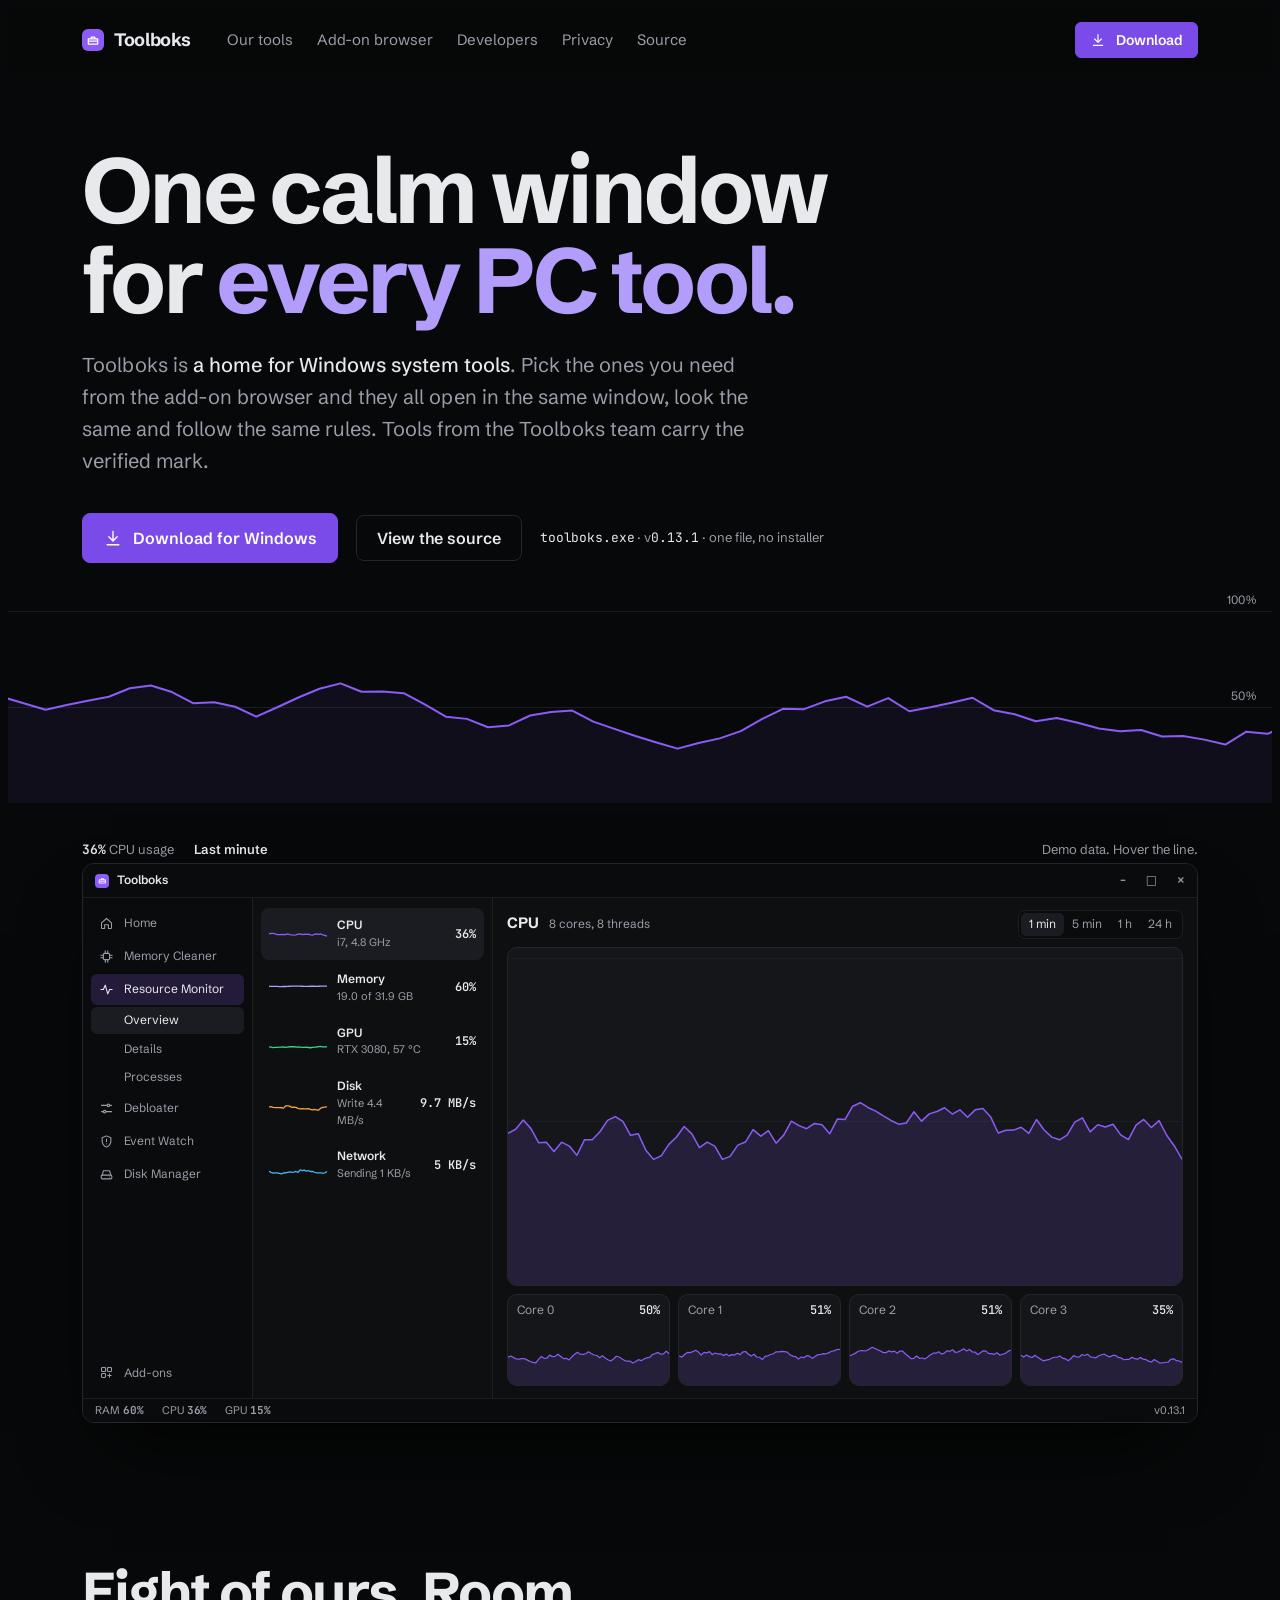
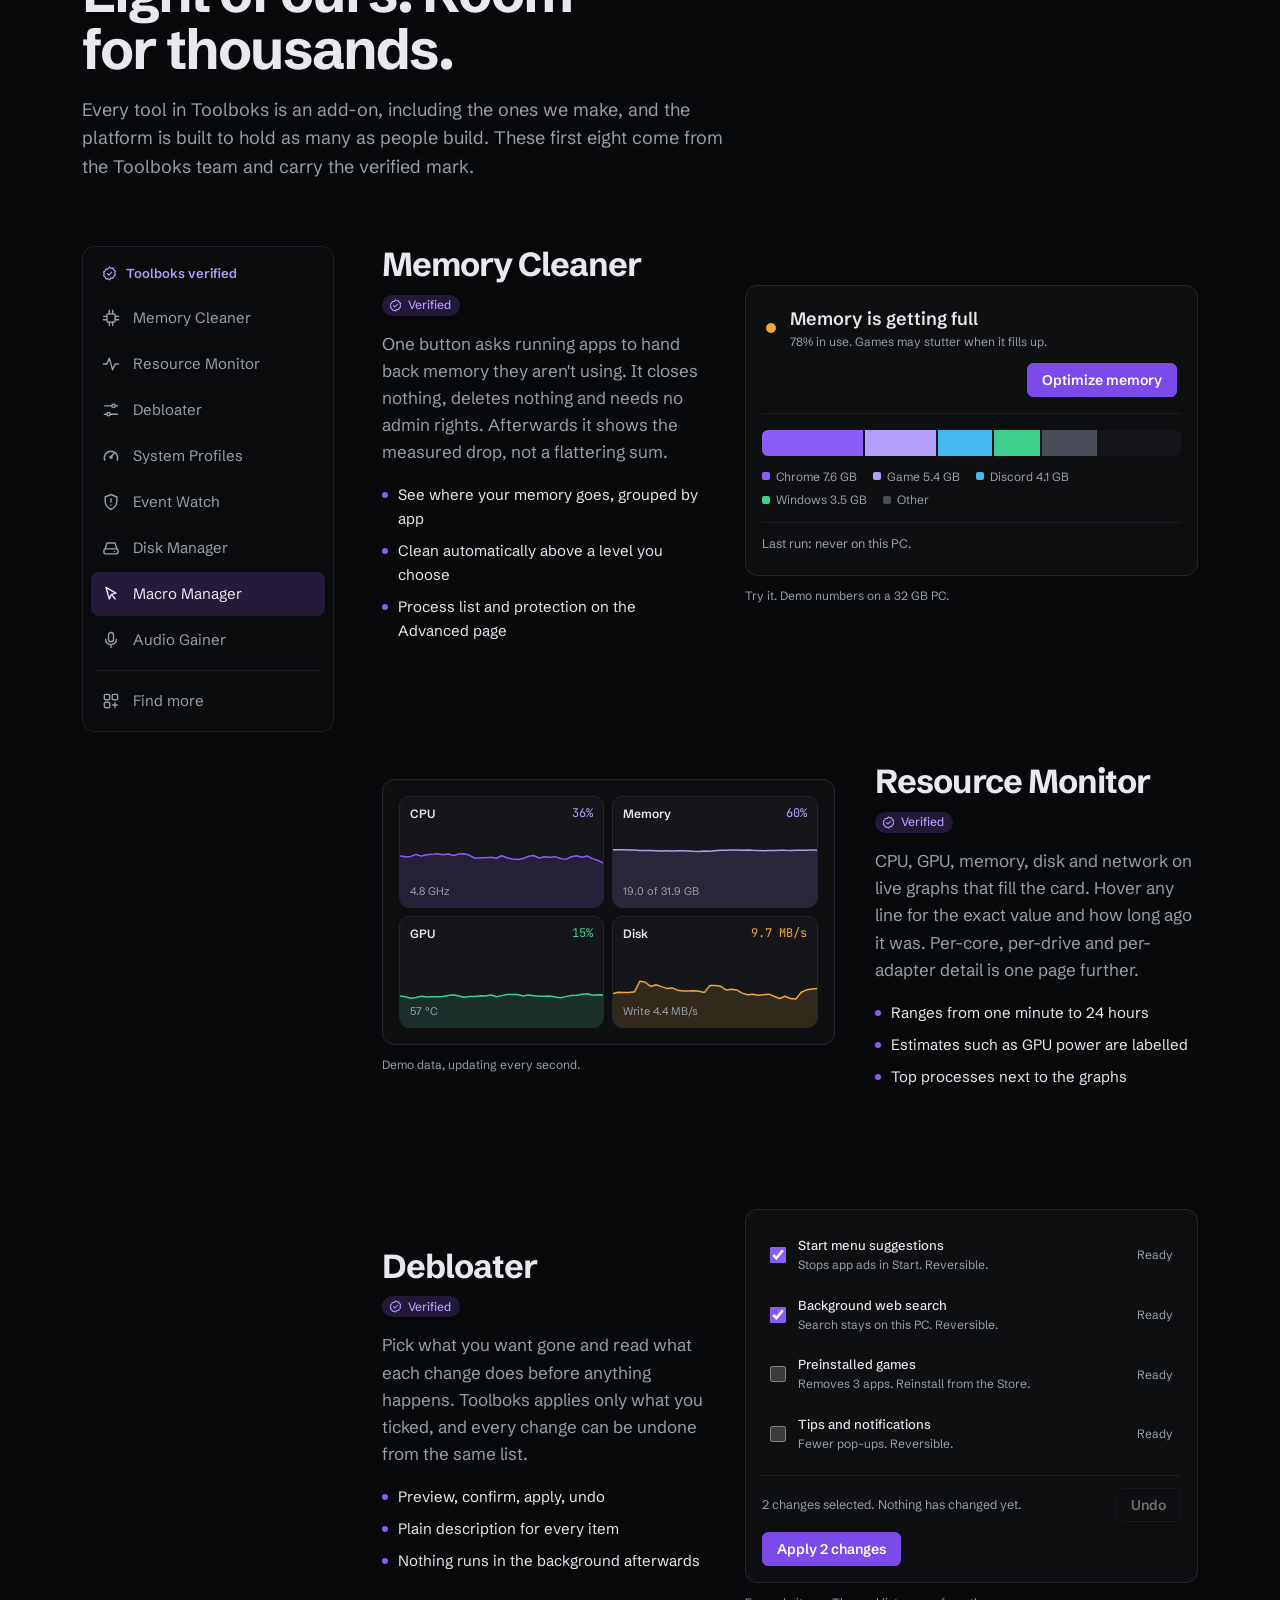
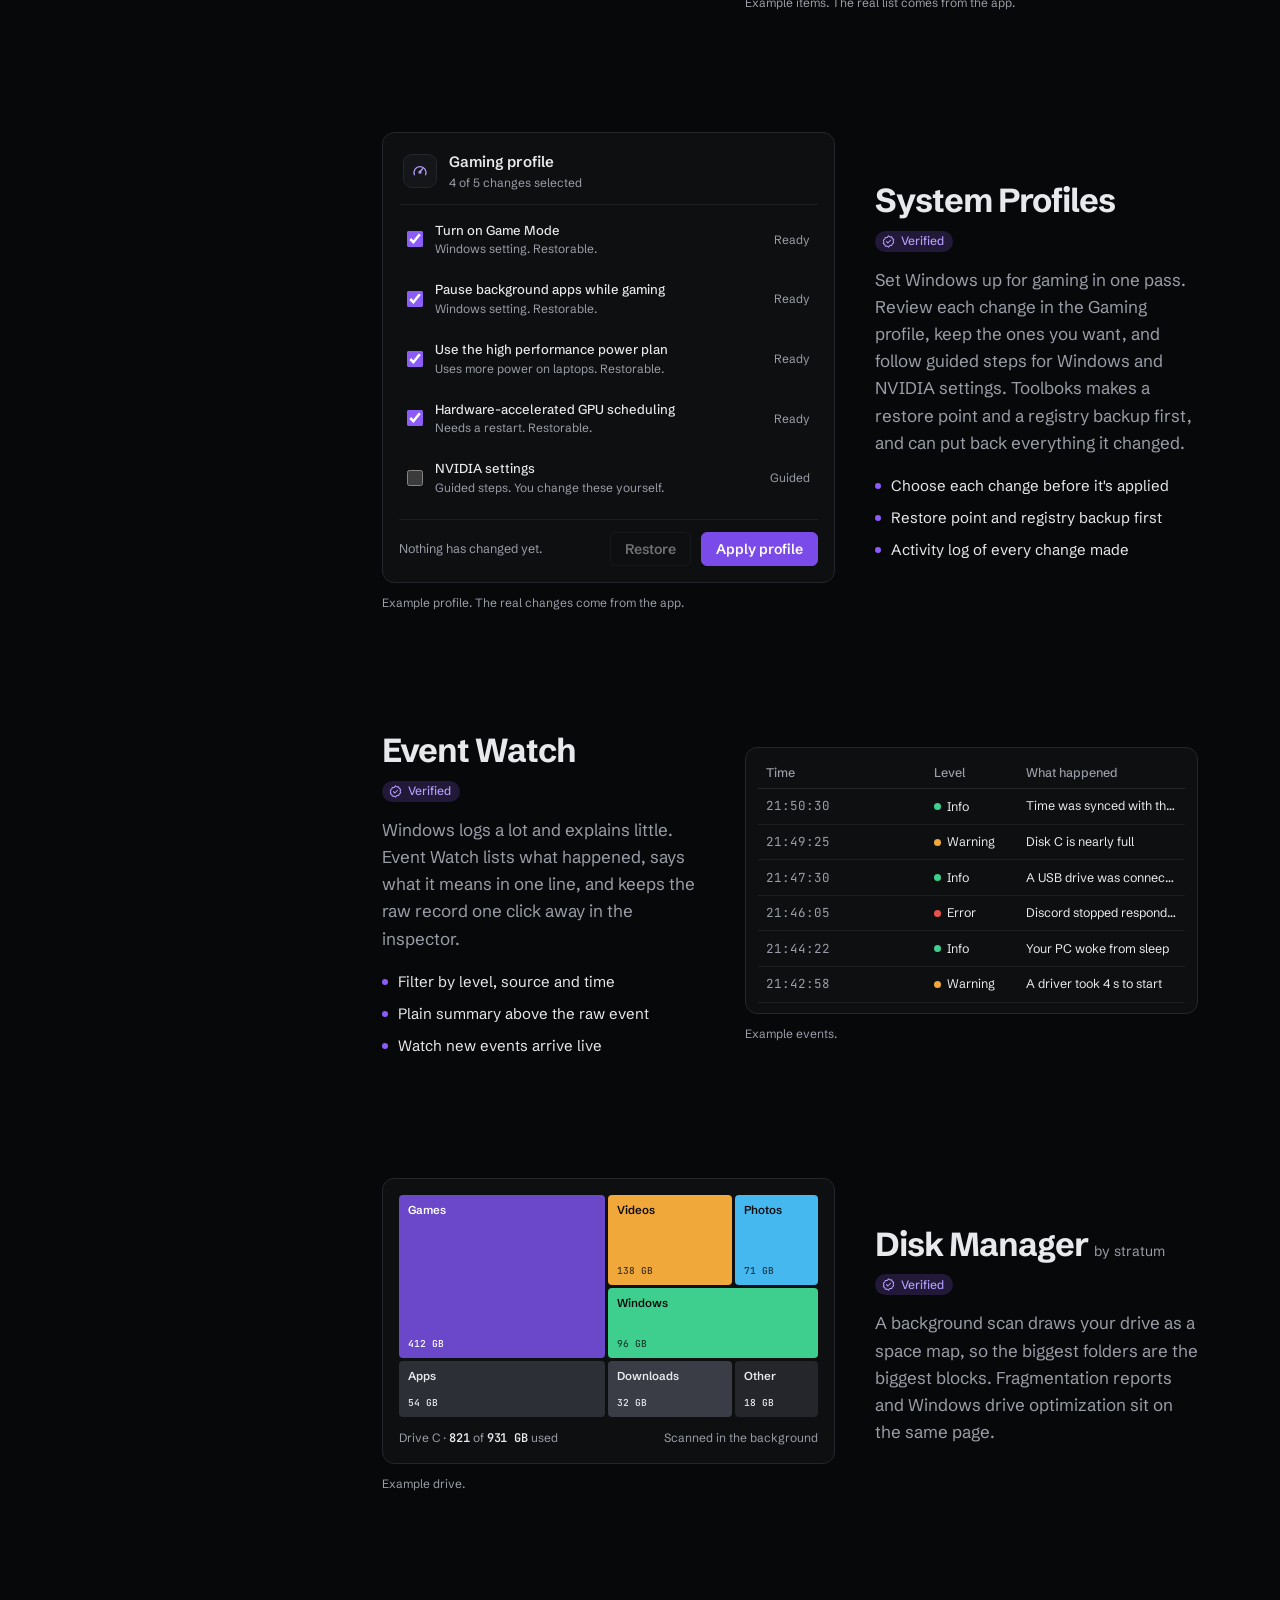
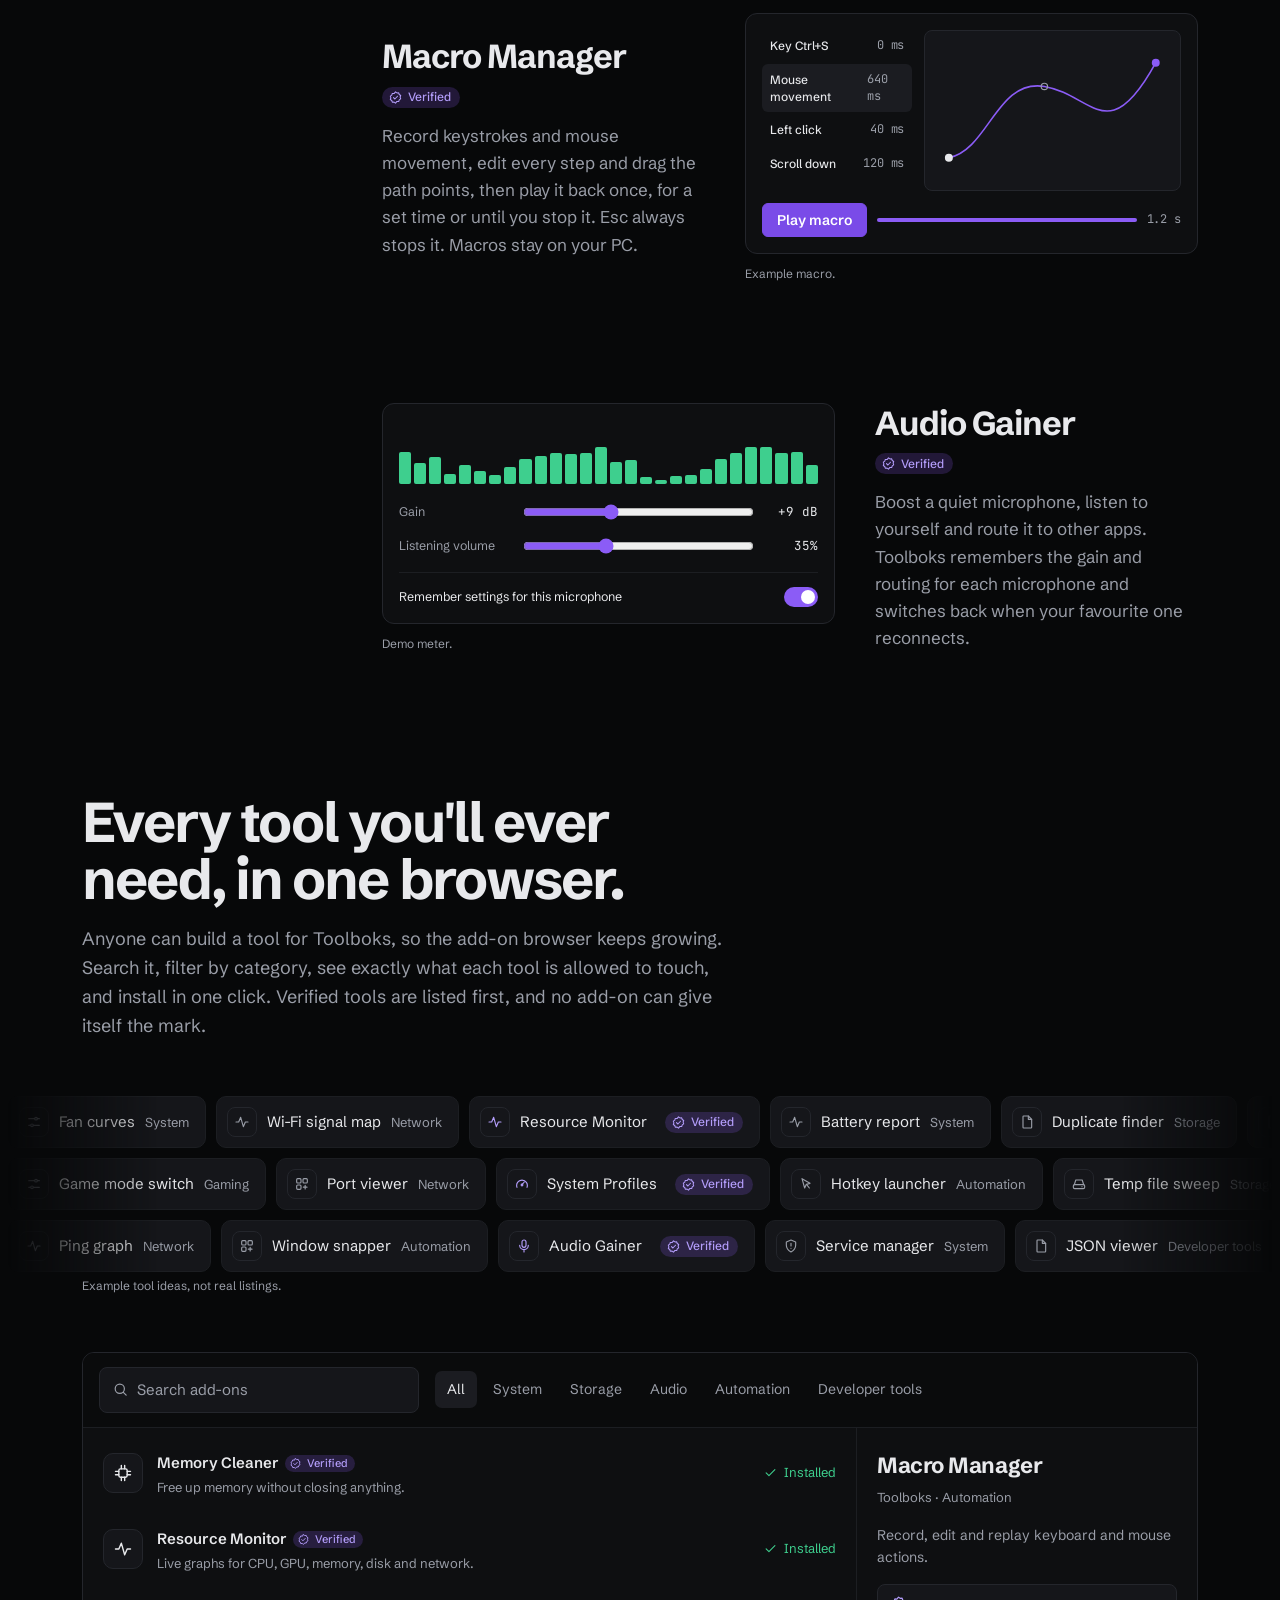
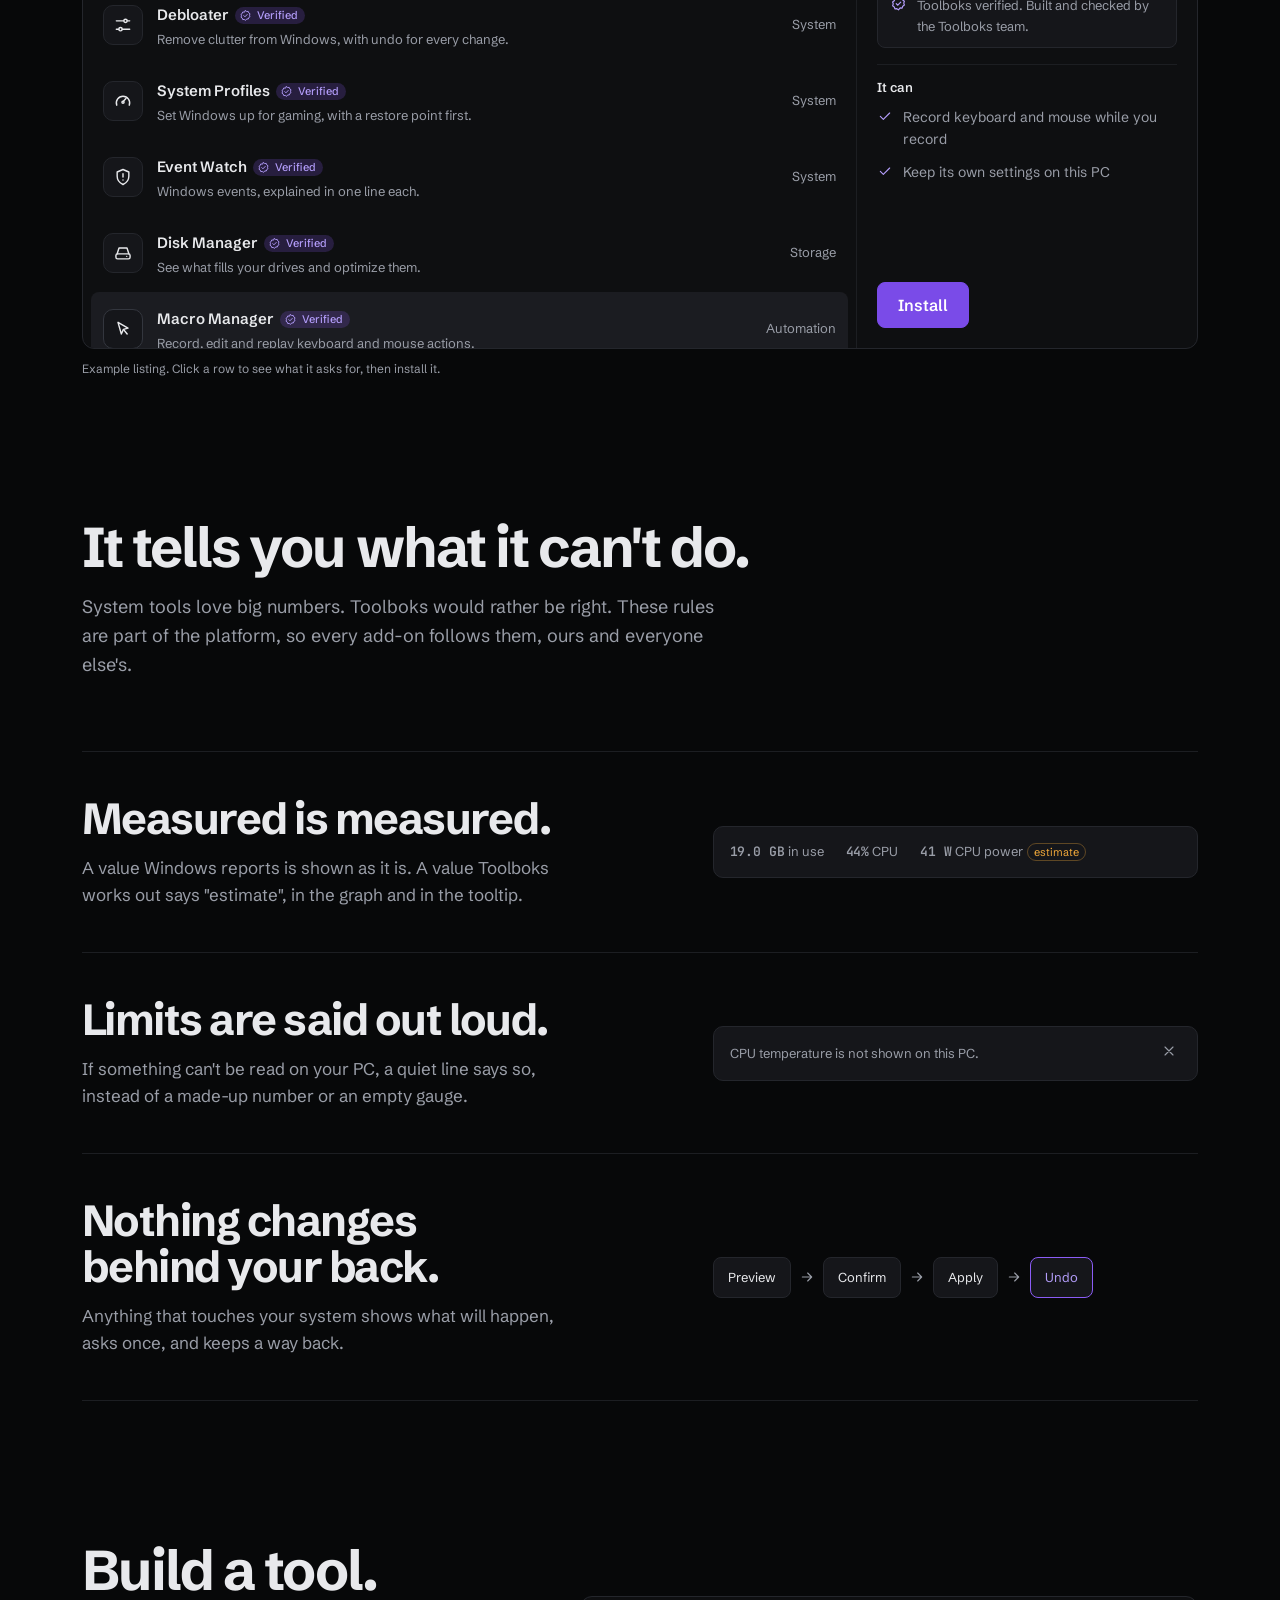
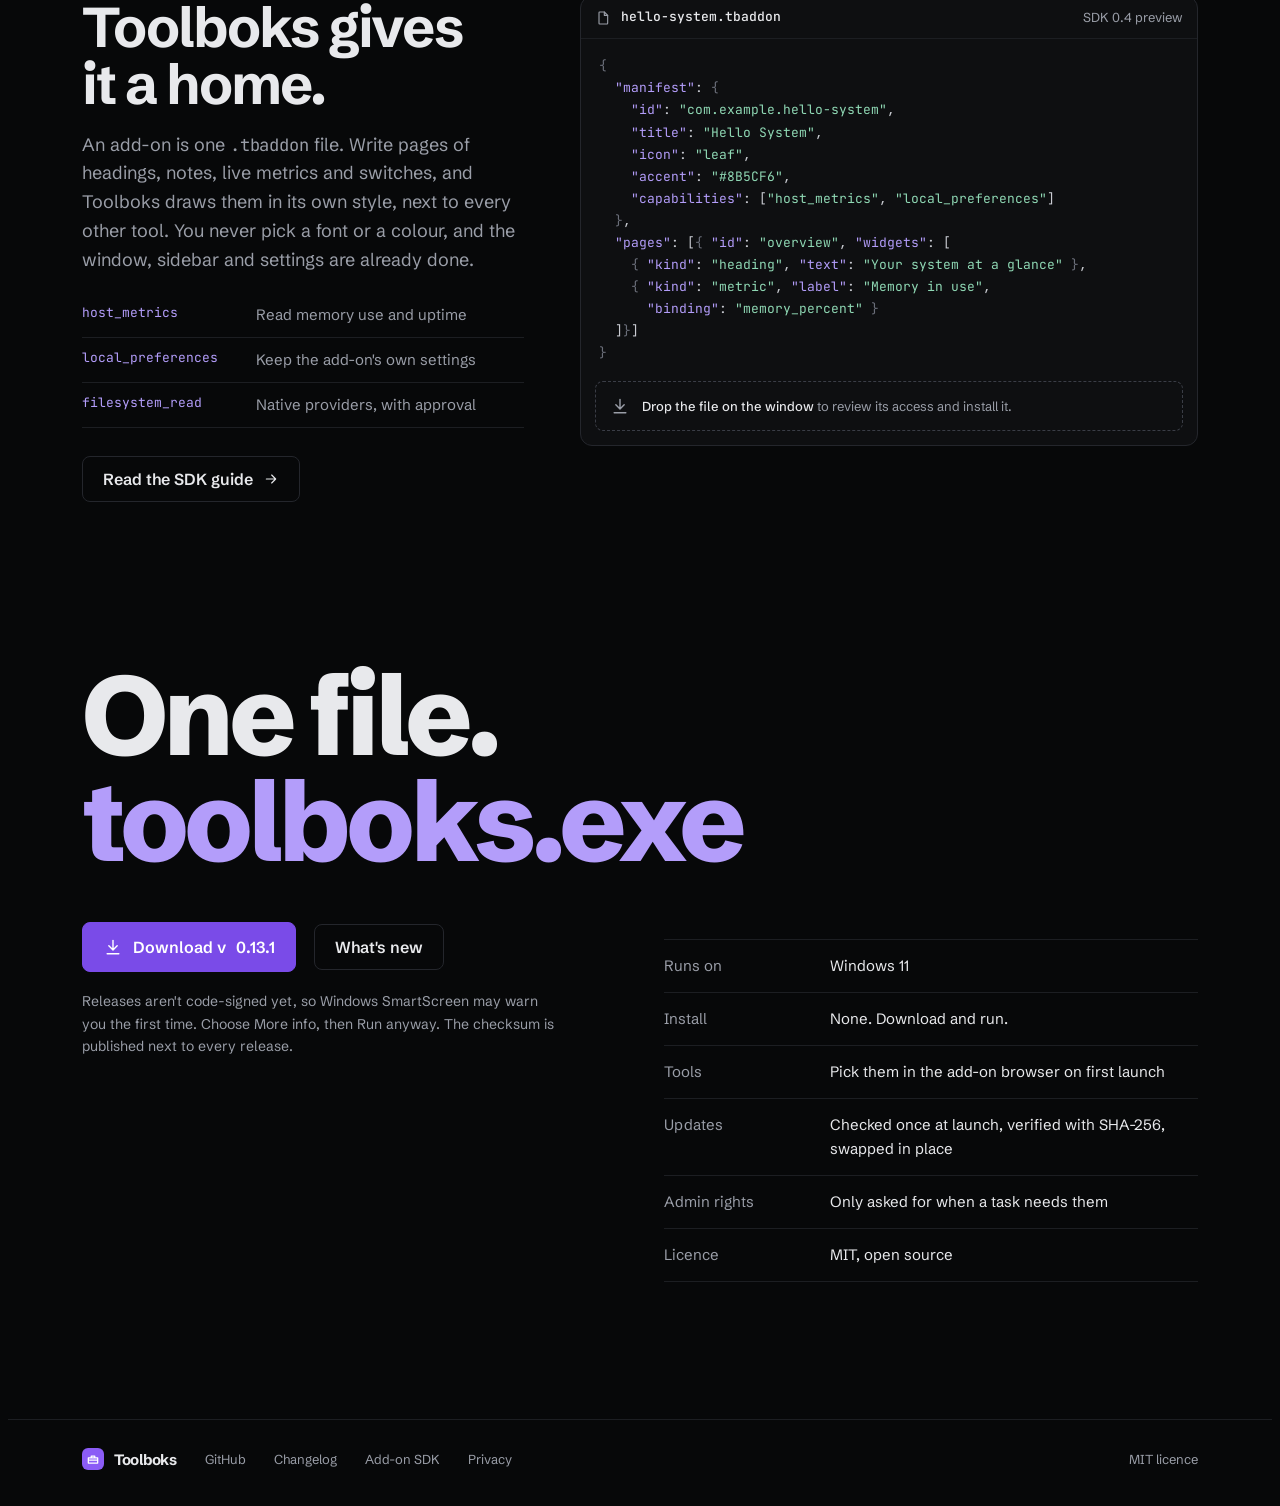
<file: site/index.html>
<!doctype html>
<html lang="en">
<head>
<meta charset="utf-8">
<meta name="viewport" content="width=device-width, initial-scale=1, viewport-fit=cover">
<title>Toolboks: one calm window for every PC tool</title>
<meta name="description" content="Toolboks is a home for Windows system tools. Install verified tools like Memory Cleaner, Resource Monitor and Disk Manager from the add-on browser, all in one window.">
<meta name="theme-color" content="#070809">
<link rel="canonical" href="https://gusseti.github.io/toolboks/">
<link rel="icon" href="favicon.svg" type="image/svg+xml">
<meta property="og:type" content="website">
<meta property="og:title" content="Toolboks: one calm window for every PC tool">
<meta property="og:description" content="A home for Windows system tools. Verified tools from the Toolboks team, and room for thousands more.">
<meta property="og:url" content="https://gusseti.github.io/toolboks/">
<meta property="og:image" content="https://gusseti.github.io/toolboks/og.png">
<meta name="twitter:card" content="summary_large_image">
<link rel="preconnect" href="https://fonts.googleapis.com">
<link rel="preconnect" href="https://fonts.gstatic.com" crossorigin>
<link rel="stylesheet" href="https://fonts.googleapis.com/css2?family=Schibsted+Grotesk:wght@400;500;600;700;800&family=JetBrains+Mono:wght@400;500&display=swap">
<link rel="stylesheet" href="styles.css">
<script src="main.js" defer></script>
</head>
<body>
<a class="skip" href="#main">Skip to content</a>
<svg width="0" height="0" style="position:absolute" aria-hidden="true">
  <symbol id="i-home" viewBox="0 0 24 24"><path d="M4 11l8-7 8 7v8a1 1 0 0 1-1 1h-4v-6H9v6H5a1 1 0 0 1-1-1z"/></symbol>
  <symbol id="i-chip" viewBox="0 0 24 24"><rect x="7" y="7" width="10" height="10" rx="2"/><path d="M10 3v4M14 3v4M10 17v4M14 17v4M3 10h4M3 14h4M17 10h4M17 14h4"/></symbol>
  <symbol id="i-pulse" viewBox="0 0 24 24"><path d="M3 12h4l3-7 4 14 3-7h4"/></symbol>
  <symbol id="i-sliders" viewBox="0 0 24 24"><path d="M4 7h9M17 7h3M4 17h3M11 17h9"/><circle cx="15" cy="7" r="2"/><circle cx="9" cy="17" r="2"/></symbol>
  <symbol id="i-shield" viewBox="0 0 24 24"><path d="M12 3l7 3v5c0 4.6-2.9 7.9-7 10-4.1-2.1-7-5.4-7-10V6z"/><path d="M12 8v4M12 15.5v.01"/></symbol>
  <symbol id="i-drive" viewBox="0 0 24 24"><path d="M5 13l2.2-7h9.6L19 13"/><rect x="3.5" y="13" width="17" height="6" rx="2"/><path d="M16.5 16h.01"/></symbol>
  <symbol id="i-cursor" viewBox="0 0 24 24"><path d="M6 4l12 7-5.5 1.5L10 18z"/><path d="M13 13l4 5"/></symbol>
  <symbol id="i-mic" viewBox="0 0 24 24"><rect x="9" y="3" width="6" height="11" rx="3"/><path d="M5.5 11a6.5 6.5 0 0 0 13 0M12 17.5V21"/></symbol>
  <symbol id="i-grid" viewBox="0 0 24 24"><rect x="4" y="4" width="6.5" height="6.5" rx="1.5"/><rect x="13.5" y="4" width="6.5" height="6.5" rx="1.5"/><rect x="4" y="13.5" width="6.5" height="6.5" rx="1.5"/><path d="M16.75 14v5.5M14 16.75h5.5"/></symbol>
  <symbol id="i-down" viewBox="0 0 24 24"><path d="M12 4v11M7 10.5l5 5 5-5M5 20h14"/></symbol>
  <symbol id="i-arrow" viewBox="0 0 24 24"><path d="M5 12h14M13 6l6 6-6 6"/></symbol>
  <symbol id="i-x" viewBox="0 0 24 24"><path d="M6 6l12 12M18 6L6 18"/></symbol>
  <symbol id="i-file" viewBox="0 0 24 24"><path d="M7 3h7l5 5v12a1 1 0 0 1-1 1H7a1 1 0 0 1-1-1V4a1 1 0 0 1 1-1z"/><path d="M14 3v5h5"/></symbol>
  <symbol id="i-verified" viewBox="0 0 24 24"><path d="M12 3l2.3 1.7 2.8-.2.9 2.7 2.3 1.6-.9 2.7.9 2.7-2.3 1.6-.9 2.7-2.8-.2L12 21l-2.3-1.7-2.8.2-.9-2.7L3.7 15.2l.9-2.7-.9-2.7 2.3-1.6.9-2.7 2.8.2z"/><path d="M8.8 12.2l2.2 2.2 4.2-4.4"/></symbol>
  <symbol id="i-gauge" viewBox="0 0 24 24"><path d="M4.5 17a8 8 0 1 1 15 0"/><path d="M12 13l3.5-4"/><circle cx="12" cy="13.5" r="1.3"/></symbol>
  <symbol id="i-search" viewBox="0 0 24 24"><circle cx="11" cy="11" r="6.5"/><path d="M16 16l4 4"/></symbol>
  <symbol id="i-check" viewBox="0 0 24 24"><path d="M5 12.5l4.5 4.5L19 7.5"/></symbol>
  <symbol id="i-mark" viewBox="0 0 24 24"><path d="M4 10h16v9H4zM9 10V7h6v3M4 14h16"/></symbol>
</svg>

<nav class="nav" id="nav">
  <div class="wrap">
    <a class="brand" href="#top"><span class="mark"><svg><use href="#i-mark"/></svg></span>Toolboks</a>
    <div class="nav-links">
      <a href="#tools">Our tools</a>
      <a href="#browser">Add-on browser</a>
      <a href="#addons">Developers</a>
      <a href="privacy.html">Privacy</a>
      <a href="https://github.com/Gusseti/toolboks" target="_blank" rel="noopener">Source</a>
    </div>
    <a class="btn small primary" href="#download"><svg class="ic" style="width:16px;height:16px"><use href="#i-down"/></svg>Download</a>
  </div>
</nav>

<header class="hero" id="top">
  <div class="trace" id="trace" aria-label="Live CPU usage trace, demo data. Move the pointer over it to read a value.">
    <canvas id="traceCanvas"></canvas>
    <div class="trace-tip" id="traceTip"></div>
  </div>
  <div class="trace-bar" aria-hidden="true"><div class="wrap">
    <span><b class="num" id="traceNow">44%</b> CPU usage</span><span><b>Last minute</b></span><span>Demo data. Hover the line.</span>
  </div></div>

  <div class="wrap">
    <div class="hero-copy">
      <h1 class="rise">One calm window for <em>every PC&nbsp;tool.</em></h1>
      <p class="lede rise d1">Toolboks is <strong>a home for Windows system tools</strong>. Pick the ones you need from the add-on browser and they all open in the same window, look the same and follow the same rules. Tools from the Toolboks team carry the verified mark.</p>
      <div class="cta-row rise d2">
        <a class="btn primary" href="#download"><svg class="ic"><use href="#i-down"/></svg>Download for Windows</a>
        <a class="btn" href="https://github.com/Gusseti/toolboks" target="_blank" rel="noopener">View the source</a>
        <span class="cta-meta"><span class="num">toolboks.exe</span> · v<span class="num" data-version>0.13.1</span> · one file, no installer</span>
      </div>
    </div>

    <div class="stage rise d3">
      <div class="win" id="win" role="img" aria-label="The Toolboks window showing Resource Monitor with live CPU, memory, GPU, disk and network graphs. Demo data.">
        <div class="win-title"><span class="mark"><svg><use href="#i-mark"/></svg></span>Toolboks<span class="win-ctl"><span>&#8211;</span><span>&#9633;</span><span>&#215;</span></span></div>
        <div class="win-body">
          <div class="win-side">
            <div class="it"><svg class="ic"><use href="#i-home"/></svg><span>Home</span></div>
            <div class="it"><svg class="ic"><use href="#i-chip"/></svg><span>Memory Cleaner</span></div>
            <div class="it on"><svg class="ic"><use href="#i-pulse"/></svg><span>Resource Monitor</span></div>
            <div class="sub on">Overview</div>
            <div class="sub">Details</div>
            <div class="sub">Processes</div>
            <div class="it"><svg class="ic"><use href="#i-sliders"/></svg><span>Debloater</span></div>
            <div class="it"><svg class="ic"><use href="#i-shield"/></svg><span>Event Watch</span></div>
            <div class="it"><svg class="ic"><use href="#i-drive"/></svg><span>Disk Manager</span></div>
            <div class="it"><svg class="ic"><use href="#i-grid"/></svg><span>Add-ons</span></div>
          </div>
          <div class="win-list" id="winList"></div>
          <div class="win-main">
            <header><b>CPU</b><span>8 cores, 8 threads</span>
              <span class="pills"><i class="on">1 min</i><i>5 min</i><i>1 h</i><i>24 h</i></span></header>
            <div class="gcard"><canvas id="cpuBig"></canvas></div>
            <div class="cores" id="cores"></div>
          </div>
        </div>
        <div class="win-status"><span>RAM <b class="num" id="stRam">60%</b></span><span>CPU <b class="num" id="stCpu">44%</b></span><span>GPU <b class="num" id="stGpu">13%</b></span><span>v<span data-version>0.13.1</span></span></div>
      </div>
    </div>
  </div>
</header>

<main id="main">
<section class="block" id="tools">
  <div class="wrap">
    <div class="sec-head">
      <h2>Eight of ours. Room for thousands.</h2>
      <p>Every tool in Toolboks is an add-on, including the ones we make, and the platform is built to hold as many as people build. These first eight come from the Toolboks team and carry the verified mark.</p>
    </div>

    <div class="tour">
      <nav class="rail" id="rail" aria-label="Toolboks verified tools">
        <span class="rail-head"><svg class="ic"><use href="#i-verified"/></svg>Toolboks verified</span>
        <a href="#t-memory" class="on"><svg class="ic"><use href="#i-chip"/></svg>Memory Cleaner</a>
        <a href="#t-monitor"><svg class="ic"><use href="#i-pulse"/></svg>Resource Monitor</a>
        <a href="#t-debloat"><svg class="ic"><use href="#i-sliders"/></svg>Debloater</a>
        <a href="#t-profiles"><svg class="ic"><use href="#i-gauge"/></svg>System Profiles</a>
        <a href="#t-events"><svg class="ic"><use href="#i-shield"/></svg>Event Watch</a>
        <a href="#t-disk"><svg class="ic"><use href="#i-drive"/></svg>Disk Manager</a>
        <a href="#t-macro"><svg class="ic"><use href="#i-cursor"/></svg>Macro Manager</a>
        <a href="#t-audio"><svg class="ic"><use href="#i-mic"/></svg>Audio Gainer</a>
        <hr>
        <a href="#browser"><svg class="ic"><use href="#i-grid"/></svg>Find more</a>
      </nav>

      <div class="panels">
        <!-- Memory -->
        <article class="panel" id="t-memory">
          <div class="pcopy">
            <h3>Memory Cleaner <span class="vbadge"><svg class="ic" aria-hidden="true"><use href="#i-verified"/></svg>Verified</span></h3>
            <p>One button asks running apps to hand back memory they aren't using. It closes nothing, deletes nothing and needs no admin rights. Afterwards it shows the measured drop, not a flattering sum.</p>
            <ul><li>See where your memory goes, grouped by app</li><li>Clean automatically above a level you choose</li><li>Process list and protection on the Advanced page</li></ul>
          </div>
          <div>
            <div class="demo">
              <div class="verdict">
                <span class="dot" id="memDot"></span>
                <div><b id="memVerdict">Memory is getting full</b><small id="memSub">78% in use. Games may stutter when it fills up.</small></div>
                <button class="btn small primary" id="memBtn" type="button">Optimize memory</button>
              </div>
              <div class="membar" id="memBar" aria-label="Where your memory goes">
                <i style="width:24%;background:var(--accent)"></i><i style="width:17%;background:var(--mem)"></i><i style="width:13%;background:var(--net)"></i><i style="width:11%;background:var(--gpu)"></i><i style="width:13%;background:#4a4d57"></i>
              </div>
              <div class="memkey">
                <span style="--c:var(--accent)">Chrome 7.6 GB</span><span style="--c:var(--mem)">Game 5.4 GB</span><span style="--c:var(--net)">Discord 4.1 GB</span><span style="--c:var(--gpu)">Windows 3.5 GB</span><span style="--c:#4a4d57">Other</span>
              </div>
              <p class="mem-result" id="memResult">Last run: never on this PC.</p>
            </div>
            <p class="demo-note">Try it. Demo numbers on a 32 GB PC.</p>
          </div>
        </article>

        <!-- Monitor -->
        <article class="panel" id="t-monitor">
          <div class="pcopy">
            <h3>Resource Monitor <span class="vbadge"><svg class="ic" aria-hidden="true"><use href="#i-verified"/></svg>Verified</span></h3>
            <p>CPU, GPU, memory, disk and network on live graphs that fill the card. Hover any line for the exact value and how long ago it was. Per-core, per-drive and per-adapter detail is one page further.</p>
            <ul><li>Ranges from one minute to 24 hours</li><li>Estimates such as GPU power are labelled</li><li>Top processes next to the graphs</li></ul>
          </div>
          <div>
            <div class="demo">
              <div class="rgrid">
                <div class="gcard rcard"><div class="lbl"><b>CPU</b><span id="rv0" style="color:var(--accent-text)">44%</span></div><canvas data-series="0"></canvas><div class="foot">4.8 GHz</div></div>
                <div class="gcard rcard"><div class="lbl"><b>Memory</b><span id="rv1" style="color:var(--mem)">60%</span></div><canvas data-series="1"></canvas><div class="foot">19.0 of 31.9 GB</div></div>
                <div class="gcard rcard"><div class="lbl"><b>GPU</b><span id="rv2" style="color:var(--gpu)">13%</span></div><canvas data-series="2"></canvas><div class="foot">57 °C</div></div>
                <div class="gcard rcard"><div class="lbl"><b>Disk</b><span id="rv3" style="color:var(--disk)">4.6 MB/s</span></div><canvas data-series="3"></canvas><div class="foot">Write 4.4 MB/s</div></div>
              </div>
            </div>
            <p class="demo-note">Demo data, updating every second.</p>
          </div>
        </article>

        <!-- Debloater -->
        <article class="panel" id="t-debloat">
          <div class="pcopy">
            <h3>Debloater <span class="vbadge"><svg class="ic" aria-hidden="true"><use href="#i-verified"/></svg>Verified</span></h3>
            <p>Pick what you want gone and read what each change does before anything happens. Toolboks applies only what you ticked, and every change can be undone from the same list.</p>
            <ul><li>Preview, confirm, apply, undo</li><li>Plain description for every item</li><li>Nothing runs in the background afterwards</li></ul>
          </div>
          <div>
            <div class="demo">
              <div class="dlist" id="dlist">
                <label class="drow"><input type="checkbox" id="d1" checked><span><b>Start menu suggestions</b><small>Stops app ads in Start. Reversible.</small></span><span class="st">Ready</span></label>
                <label class="drow"><input type="checkbox" id="d2" checked><span><b>Background web search</b><small>Search stays on this PC. Reversible.</small></span><span class="st">Ready</span></label>
                <label class="drow"><input type="checkbox" id="d3"><span><b>Preinstalled games</b><small>Removes 3 apps. Reinstall from the Store.</small></span><span class="st">Ready</span></label>
                <label class="drow"><input type="checkbox" id="d4"><span><b>Tips and notifications</b><small>Fewer pop-ups. Reversible.</small></span><span class="st">Ready</span></label>
              </div>
              <div class="dfoot"><p id="dmsg">2 changes selected. Nothing has changed yet.</p>
                <button class="btn small" id="dUndo" type="button" disabled>Undo</button>
                <button class="btn small primary" id="dApply" type="button">Apply 2 changes</button></div>
            </div>
            <p class="demo-note">Example items. The real list comes from the app.</p>
          </div>
        </article>

        <!-- Events -->
        <article class="panel" id="t-profiles">
          <div class="pcopy">
            <h3>System Profiles <span class="vbadge"><svg class="ic" aria-hidden="true"><use href="#i-verified"/></svg>Verified</span></h3>
            <p>Set Windows up for gaming in one pass. Review each change in the Gaming profile, keep the ones you want, and follow guided steps for Windows and NVIDIA settings. Toolboks makes a restore point and a registry backup first, and can put back everything it changed.</p>
            <ul><li>Choose each change before it's applied</li><li>Restore point and registry backup first</li><li>Activity log of every change made</li></ul>
          </div>
          <div>
            <div class="demo">
              <div class="prof-head"><span class="aic"><svg class="ic"><use href="#i-gauge"/></svg></span><div><b>Gaming profile</b><small id="profSub">4 of 5 changes selected</small></div></div>
              <div class="dlist" id="plist">
                <label class="drow"><input type="checkbox" checked><span><b>Turn on Game Mode</b><small>Windows setting. Restorable.</small></span><span class="st">Ready</span></label>
                <label class="drow"><input type="checkbox" checked><span><b>Pause background apps while gaming</b><small>Windows setting. Restorable.</small></span><span class="st">Ready</span></label>
                <label class="drow"><input type="checkbox" checked><span><b>Use the high performance power plan</b><small>Uses more power on laptops. Restorable.</small></span><span class="st">Ready</span></label>
                <label class="drow"><input type="checkbox" checked><span><b>Hardware-accelerated GPU scheduling</b><small>Needs a restart. Restorable.</small></span><span class="st">Ready</span></label>
                <label class="drow"><input type="checkbox"><span><b>NVIDIA settings</b><small>Guided steps. You change these yourself.</small></span><span class="st">Guided</span></label>
              </div>
              <ol class="plog" id="plog"></ol>
              <div class="dfoot"><p id="pmsg">Nothing has changed yet.</p>
                <button class="btn small" id="pRestore" type="button" disabled>Restore</button>
                <button class="btn small primary" id="pApply" type="button">Apply profile</button></div>
            </div>
            <p class="demo-note">Example profile. The real changes come from the app.</p>
          </div>
        </article>

        <article class="panel" id="t-events">
          <div class="pcopy">
            <h3>Event Watch <span class="vbadge"><svg class="ic" aria-hidden="true"><use href="#i-verified"/></svg>Verified</span></h3>
            <p>Windows logs a lot and explains little. Event Watch lists what happened, says what it means in one line, and keeps the raw record one click away in the inspector.</p>
            <ul><li>Filter by level, source and time</li><li>Plain summary above the raw event</li><li>Watch new events arrive live</li></ul>
          </div>
          <div>
            <div class="demo" style="padding:10px 12px;overflow-x:auto">
              <table class="etable" id="etable">
                <thead><tr><th>Time</th><th>Level</th><th>What happened</th></tr></thead>
                <tbody></tbody>
              </table>
            </div>
            <p class="demo-note">Example events.</p>
          </div>
        </article>

        <!-- Disk -->
        <article class="panel" id="t-disk">
          <div class="pcopy">
            <h3>Disk Manager<span class="by">by stratum</span> <span class="vbadge"><svg class="ic" aria-hidden="true"><use href="#i-verified"/></svg>Verified</span></h3>
            <p>A background scan draws your drive as a space map, so the biggest folders are the biggest blocks. Fragmentation reports and Windows drive optimization sit on the same page.</p>
          </div>
          <div>
            <div class="demo">
              <div class="tree" aria-label="Space map of drive C, example">
                <div class="a">Games<small>412 GB</small></div>
                <div class="b">Videos<small>138 GB</small></div>
                <div class="c">Photos<small>71 GB</small></div>
                <div class="d">Windows<small>96 GB</small></div>
                <div class="e">Apps<small>54 GB</small></div>
                <div class="f">Downloads<small>32 GB</small></div>
                <div class="g">Other<small>18 GB</small></div>
              </div>
              <div class="disk-meta"><span>Drive C · <b class="num">821</b> of <b class="num">931 GB</b> used</span><span>Scanned in the background</span></div>
            </div>
            <p class="demo-note">Example drive.</p>
          </div>
        </article>

        <!-- Macro -->
        <article class="panel" id="t-macro">
          <div class="pcopy">
            <h3>Macro Manager <span class="vbadge"><svg class="ic" aria-hidden="true"><use href="#i-verified"/></svg>Verified</span></h3>
            <p>Record keystrokes and mouse movement, edit every step and drag the path points, then play it back once, for a set time or until you stop it. Esc always stops it. Macros stay on your PC.</p>
          </div>
          <div>
            <div class="demo" id="macroDemo">
              <div class="mac">
                <div class="steps">
                  <div><b>Key Ctrl+S</b><span class="num">0 ms</span></div>
                  <div class="on"><b>Mouse movement</b><span class="num">640 ms</span></div>
                  <div><b>Left click</b><span class="num">40 ms</span></div>
                  <div><b>Scroll down</b><span class="num">120 ms</span></div>
                </div>
                <div class="canvas-area">
                  <svg viewBox="0 0 320 200" preserveAspectRatio="none" aria-hidden="true">
                    <path class="mpath" d="M30 160 C 80 150, 90 60, 150 70 S 230 150, 290 40"/>
                    <circle cx="30" cy="160" r="5" fill="var(--fg)"/><circle cx="290" cy="40" r="5" fill="var(--accent)"/>
                    <circle cx="150" cy="70" r="4" fill="none" stroke="var(--muted)" stroke-width="1.5"/>
                  </svg>
                </div>
                <div class="playrow"><button class="btn small primary" type="button" tabindex="-1">Play macro</button><div class="track"><i></i></div><span class="num" style="color:var(--muted);font-size:12px">1.2 s</span></div>
              </div>
            </div>
            <p class="demo-note">Example macro.</p>
          </div>
        </article>

        <!-- Audio -->
        <article class="panel" id="t-audio">
          <div class="pcopy">
            <h3>Audio Gainer <span class="vbadge"><svg class="ic" aria-hidden="true"><use href="#i-verified"/></svg>Verified</span></h3>
            <p>Boost a quiet microphone, listen to yourself and route it to other apps. Toolboks remembers the gain and routing for each microphone and switches back when your favourite one reconnects.</p>
          </div>
          <div>
            <div class="demo">
              <div class="meter" id="meter" aria-hidden="true"></div>
              <div class="sliders">
                <div class="sl"><label for="gain">Gain</label><input type="range" id="gain" min="0" max="24" value="9"><output class="num" id="gainOut" for="gain">+9 dB</output></div>
                <div class="sl"><label for="listen">Listening volume</label><input type="range" id="listen" min="0" max="100" value="35"><output class="num" id="listenOut" for="listen">35%</output></div>
              </div>
              <div class="switch-row"><span>Remember settings for this microphone</span><span class="sw" aria-hidden="true"></span></div>
            </div>
            <p class="demo-note">Demo meter.</p>
          </div>
        </article>
      </div>
    </div>
  </div>
</section>

<section class="block" id="browser">
  <div class="wrap">
    <div class="sec-head">
      <h2>Every tool you'll ever need, in one browser.</h2>
      <p>Anyone can build a tool for Toolboks, so the add-on browser keeps growing. Search it, filter by category, see exactly what each tool is allowed to touch, and install in one click. Verified tools are listed first, and no add-on can give itself the mark.</p>
    </div>
  </div>
  <div class="wall" aria-hidden="true">
    <div class="wrow"><div class="wtrack" data-row="0"></div></div>
    <div class="wrow rev"><div class="wtrack" data-row="1"></div></div>
    <div class="wrow"><div class="wtrack" data-row="2"></div></div>
  </div>
  <div class="wrap">
    <p class="demo-note" style="margin-top:4px">Example tool ideas, not real listings.</p>

    <div class="store" id="store">
      <div class="store-bar">
        <label class="search" for="storeQ"><svg class="ic"><use href="#i-search"/></svg><input id="storeQ" type="search" placeholder="Search add-ons" autocomplete="off"></label>
        <div class="cats" id="cats" role="group" aria-label="Category">
          <button type="button" class="on" data-cat="all">All</button><button type="button" data-cat="System">System</button><button type="button" data-cat="Storage">Storage</button><button type="button" data-cat="Audio">Audio</button><button type="button" data-cat="Automation">Automation</button><button type="button" data-cat="Developer tools">Developer tools</button>
        </div>
      </div>
      <div class="store-body">
        <ul class="alist" id="alist"></ul>
        <aside class="adetail" id="adetail" aria-live="polite"></aside>
      </div>
    </div>
    <p class="demo-note">Example listing. Click a row to see what it asks for, then install it.</p>
  </div>
</section>

<section class="block" id="honest">
  <div class="wrap">
    <div class="sec-head">
      <h2>It tells you what it can't do.</h2>
      <p>System tools love big numbers. Toolboks would rather be right. These rules are part of the platform, so every add-on follows them, ours and everyone else's.</p>
    </div>
    <div class="truths">
      <div class="truth">
        <div><h3>Measured is measured.</h3><p>A value Windows reports is shown as it is. A value Toolboks works out says "estimate", in the graph and in the tooltip.</p></div>
        <div class="statbar"><span><b class="num">19.0 GB</b> in use</span><span><b class="num">44%</b> CPU</span><span><b class="num">41 W</b> CPU power<em>estimate</em></span></div>
      </div>
      <div class="truth">
        <div><h3>Limits are said out loud.</h3><p>If something can't be read on your PC, a quiet line says so, instead of a made-up number or an empty gauge.</p></div>
        <div class="banner" id="banner"><span>CPU temperature is not shown on this PC.</span><button type="button" aria-label="Dismiss" id="bannerX"><svg class="ic" style="width:16px;height:16px"><use href="#i-x"/></svg></button></div>
      </div>
      <div class="truth">
        <div><h3>Nothing changes behind your back.</h3><p>Anything that touches your system shows what will happen, asks once, and keeps a way back.</p></div>
        <div class="flow"><span>Preview</span><svg class="ic"><use href="#i-arrow"/></svg><span>Confirm</span><svg class="ic"><use href="#i-arrow"/></svg><span>Apply</span><svg class="ic"><use href="#i-arrow"/></svg><span class="last">Undo</span></div>
      </div>
    </div>
  </div>
</section>

<section class="block" id="addons">
  <div class="wrap dev">
    <div>
      <div class="sec-head">
        <h2>Build a tool. Toolboks gives it a home.</h2>
        <p>An add-on is one <span class="num" style="font-size:.95em">.tbaddon</span> file. Write pages of headings, notes, live metrics and switches, and Toolboks draws them in its own style, next to every other tool. You never pick a font or a colour, and the window, sidebar and settings are already done.</p>
      </div>
      <div class="caps">
        <div><code>host_metrics</code><span>Read memory use and uptime</span></div>
        <div><code>local_preferences</code><span>Keep the add-on's own settings</span></div>
        <div><code>filesystem_read</code><span>Native providers, with approval</span></div>
      </div>
      <div class="cta-row" style="margin-top:28px"><a class="btn" href="https://github.com/Gusseti/toolboks/tree/main/sdk" target="_blank" rel="noopener">Read the SDK guide<svg class="ic" style="width:16px;height:16px"><use href="#i-arrow"/></svg></a></div>
    </div>
    <div class="code">
      <header><svg class="ic" style="width:16px;height:16px"><use href="#i-file"/></svg><b>hello-system.tbaddon</b><span style="margin-left:auto">SDK 0.4 preview</span></header>
<pre><span class="p">{</span>
  <span class="k">"manifest"</span>: <span class="p">{</span>
    <span class="k">"id"</span>: <span class="s">"com.example.hello-system"</span>,
    <span class="k">"title"</span>: <span class="s">"Hello System"</span>,
    <span class="k">"icon"</span>: <span class="s">"leaf"</span>,
    <span class="k">"accent"</span>: <span class="s">"#8B5CF6"</span>,
    <span class="k">"capabilities"</span>: [<span class="s">"host_metrics"</span>, <span class="s">"local_preferences"</span>]
  <span class="p">}</span>,
  <span class="k">"pages"</span>: [<span class="p">{</span> <span class="k">"id"</span>: <span class="s">"overview"</span>, <span class="k">"widgets"</span>: [
    <span class="p">{</span> <span class="k">"kind"</span>: <span class="s">"heading"</span>, <span class="k">"text"</span>: <span class="s">"Your system at a glance"</span> <span class="p">}</span>,
    <span class="p">{</span> <span class="k">"kind"</span>: <span class="s">"metric"</span>, <span class="k">"label"</span>: <span class="s">"Memory in use"</span>,
      <span class="k">"binding"</span>: <span class="s">"memory_percent"</span> <span class="p">}</span>
  ]<span class="p">}</span>]
<span class="p">}</span></pre>
      <div class="drop"><svg class="ic"><use href="#i-down"/></svg><span><b>Drop the file on the window</b> to review its access and install it.</span></div>
    </div>
  </div>
</section>

<section class="close" id="download">
  <div class="wrap">
    <h2>One file.<br><span class="exe">toolboks.exe</span></h2>
    <div class="close-grid">
      <div>
        <div class="cta-row" style="margin-top:0">
          <a class="btn primary" href="https://github.com/Gusseti/toolboks/releases/latest" target="_blank" rel="noopener"><svg class="ic"><use href="#i-down"/></svg>Download v<span data-version>0.13.1</span></a>
          <a class="btn" href="https://github.com/Gusseti/toolboks/blob/main/CHANGELOG.md" target="_blank" rel="noopener">What's new</a>
        </div>
        <p class="warn">Releases aren't code-signed yet, so Windows SmartScreen may warn you the first time. Choose More info, then Run anyway. The checksum is published next to every release.</p>
      </div>
      <dl class="facts">
        <div><dt>Runs on</dt><dd>Windows 11</dd></div>
        <div><dt>Install</dt><dd>None. Download and run.</dd></div>
        <div><dt>Tools</dt><dd>Pick them in the add-on browser on first launch</dd></div>
        <div><dt>Updates</dt><dd>Checked once at launch, verified with SHA-256, swapped in place</dd></div>
        <div><dt>Admin rights</dt><dd>Only asked for when a task needs them</dd></div>
        <div><dt>Licence</dt><dd>MIT, open source</dd></div>
      </dl>
    </div>
  </div>
</section>
</main>

<footer><div class="wrap">
  <span class="brand"><span class="mark"><svg><use href="#i-mark"/></svg></span>Toolboks</span>
  <a href="https://github.com/Gusseti/toolboks" target="_blank" rel="noopener">GitHub</a>
  <a href="https://github.com/Gusseti/toolboks/blob/main/CHANGELOG.md" target="_blank" rel="noopener">Changelog</a>
  <a href="https://github.com/Gusseti/toolboks/tree/main/sdk" target="_blank" rel="noopener">Add-on SDK</a>
  <a href="privacy.html">Privacy</a>
  <span style="margin-left:auto">MIT licence</span>
</div></footer>
</body>
</html>
</file>
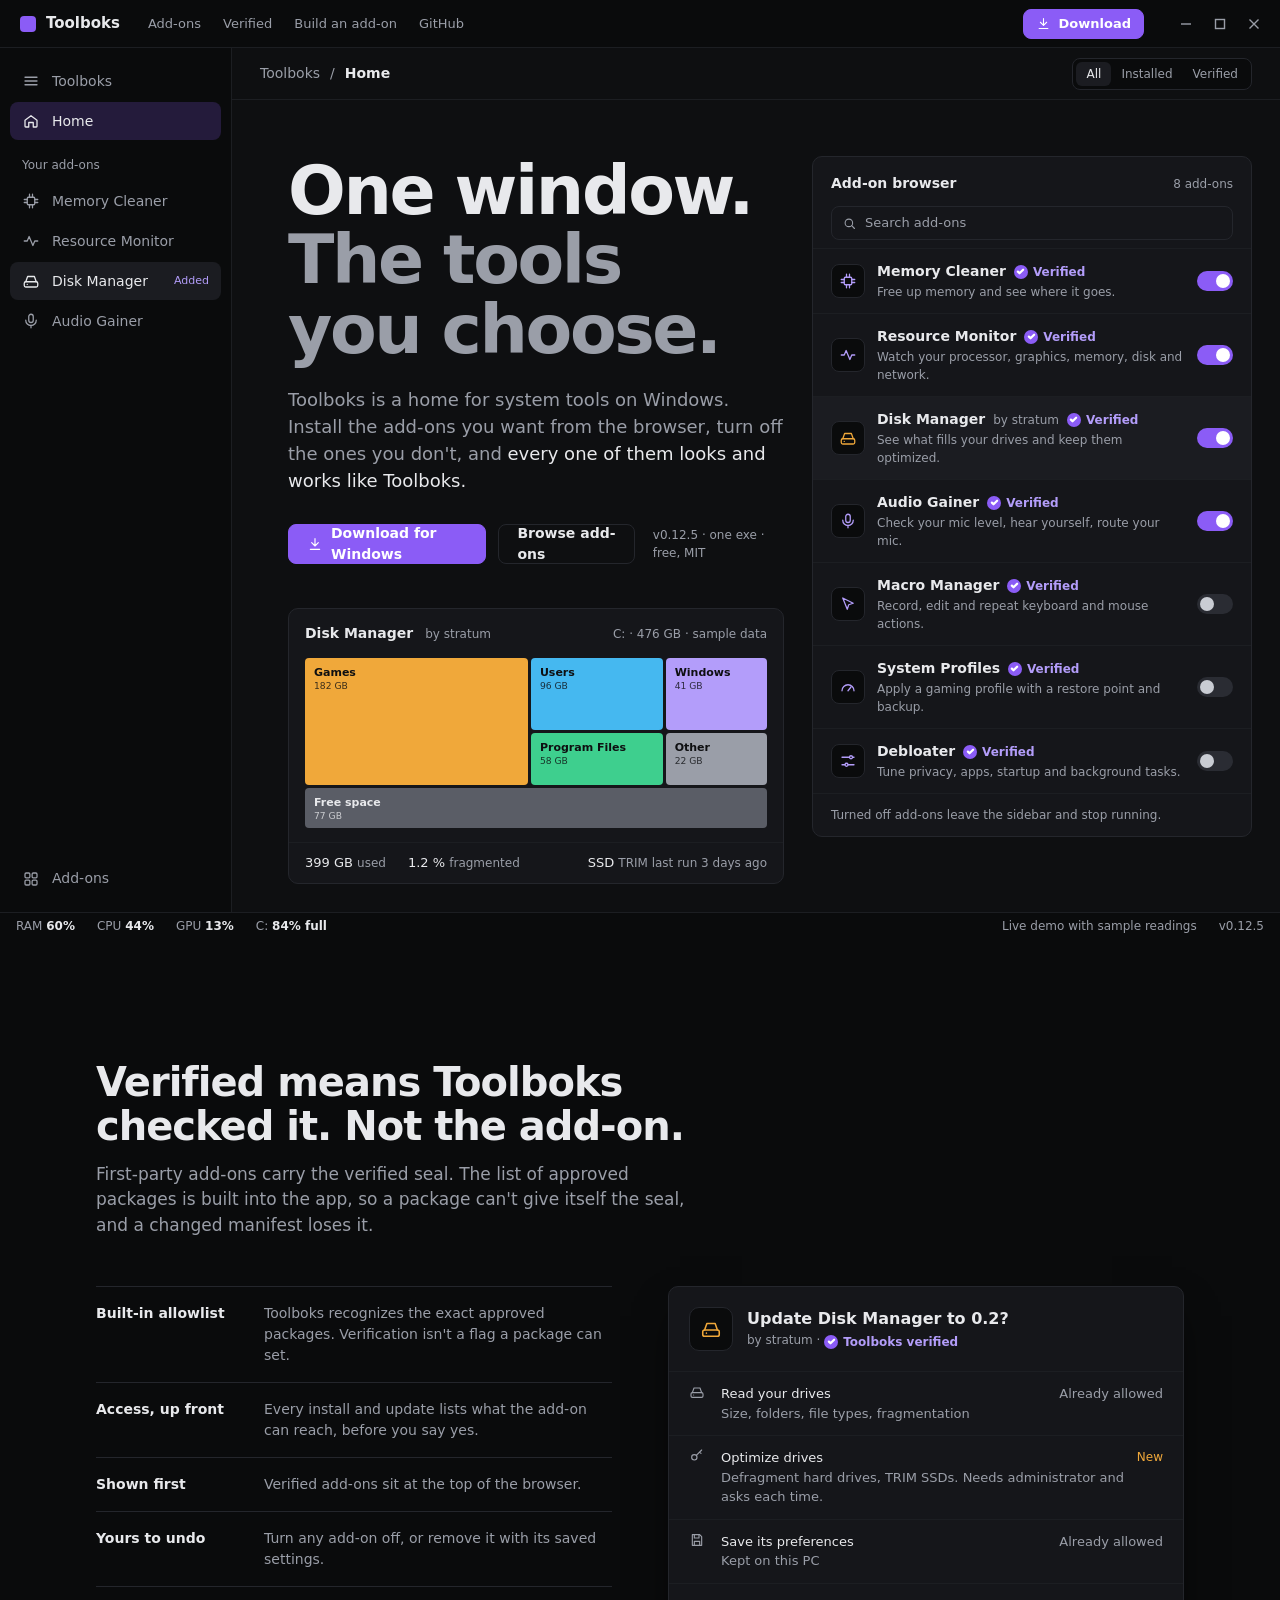
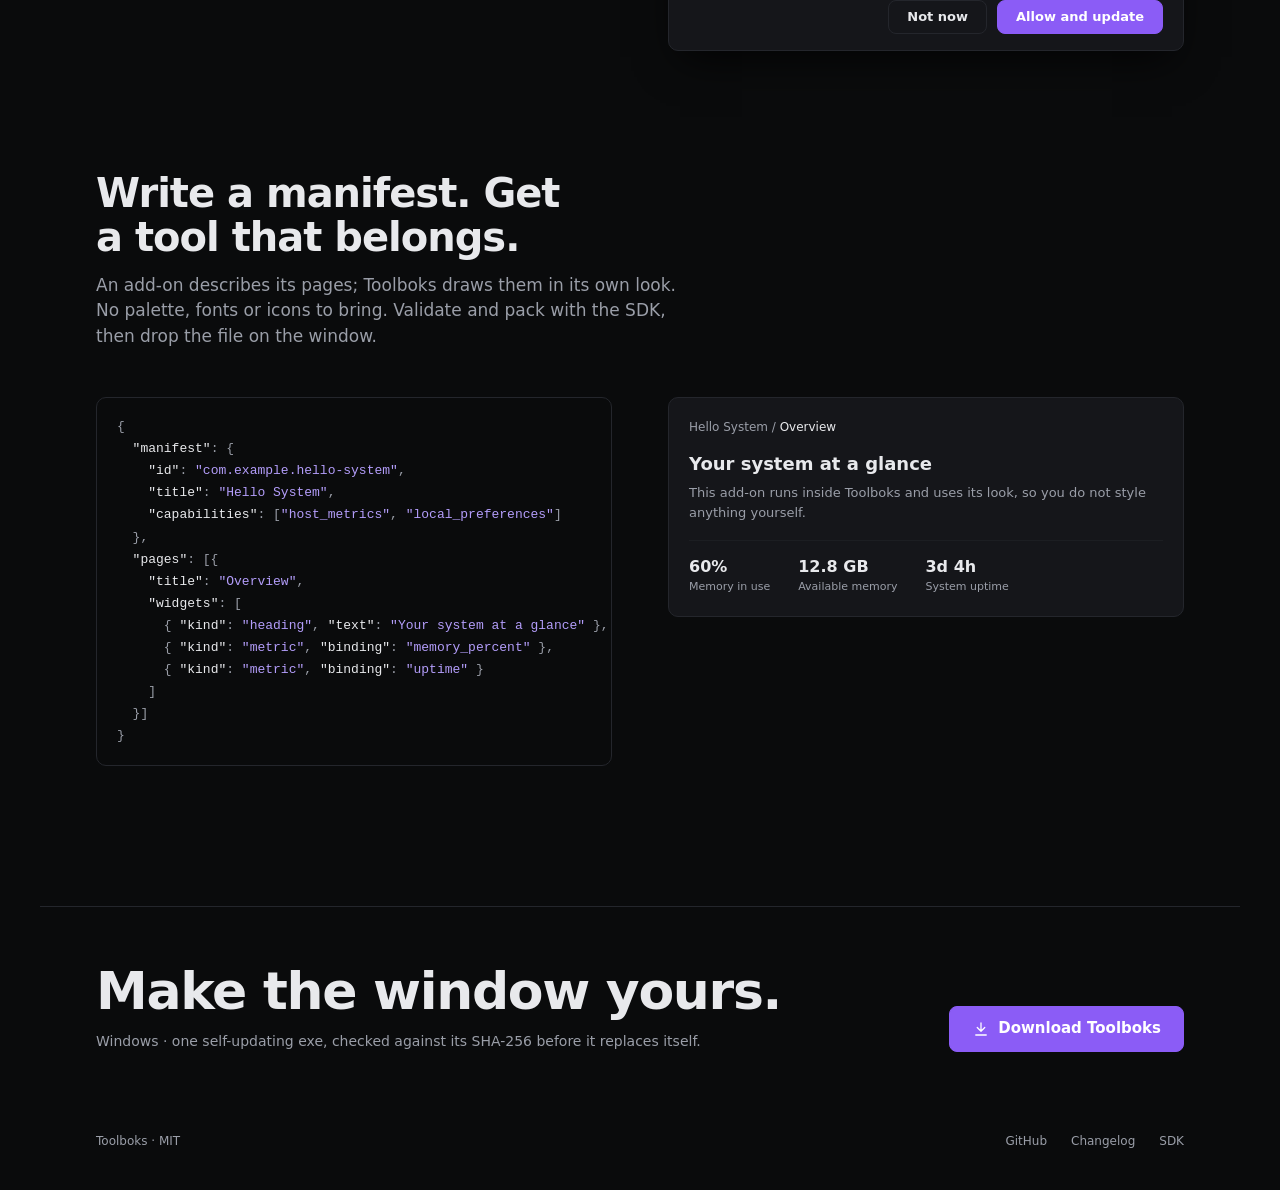
<file: site/design-mock.html>
<!doctype html>
<html lang="en">
<head>
<meta charset="utf-8">
<meta name="viewport" content="width=device-width, initial-scale=1">
<title>Toolboks</title>
<style>
:root{
  --win:#0e0f11; --chrome:#0a0b0c; --card:#15161a; --sel:#1b1c21; --line:#24262c; --bar:#1c1e22;
  --text:#e8e9ec; --muted:#9a9ea8; --accent:#8b5cf6; --accent-text:#b39dfa; --wash:#8b5cf633;
  --cpu:#8b5cf6; --mem:#b39dfa; --gpu:#3ecf8e; --disk:#f0a83a; --net:#45b8f0; --ok:#3ecf8e; --watch:#f0a83a;
}
*{box-sizing:border-box;margin:0;padding:0}
body{background:var(--chrome);color:var(--text);font:400 15px/1.5 "Segoe UI Variable Text","Segoe UI Variable","Segoe UI",system-ui,sans-serif;font-variant-numeric:tabular-nums;-webkit-font-smoothing:antialiased}
svg.i{width:18px;height:18px;fill:none;stroke:currentColor;stroke-width:1.7;stroke-linecap:round;stroke-linejoin:round;flex:none}
a{color:inherit;text-decoration:none}
.btn{display:inline-flex;align-items:center;gap:8px;height:40px;padding:0 18px;border-radius:8px;font-weight:600;font-size:14px;border:1px solid var(--line);color:var(--text)}
.btn.primary{background:var(--accent);border-color:var(--accent);color:#fff}
.seal{display:inline-flex;align-items:center;gap:5px;font-size:12px;color:var(--accent-text);font-weight:600}
.seal i{width:14px;height:14px;border-radius:50%;background:var(--accent);display:grid;place-items:center}
.seal i svg{width:9px;height:9px;stroke:#fff;stroke-width:3;fill:none;stroke-linecap:round;stroke-linejoin:round}

/* ---------- The window is the page ---------- */
.window{min-height:900px;display:grid;grid-template-rows:48px 1fr 28px;background:var(--win)}
.titlebar{display:flex;align-items:center;gap:28px;padding:0 20px;background:var(--chrome);border-bottom:1px solid var(--bar)}
.mark{display:flex;align-items:center;gap:10px;font-weight:600;font-size:15px}
.mark b{width:16px;height:16px;border-radius:4px;background:var(--accent)}
.titlebar nav{display:flex;gap:22px;font-size:13px;color:var(--muted)}
.titlebar .spacer{flex:1}
.titlebar .btn{height:30px;font-size:13px;padding:0 12px}
.wc{display:flex;gap:22px;color:var(--muted);margin-left:8px}
.wc svg{width:12px;height:12px;stroke:currentColor;stroke-width:1.4;fill:none}

.body{display:grid;grid-template-columns:232px 1fr;min-height:0}
.side{background:var(--chrome);border-right:1px solid var(--bar);padding:14px 10px;display:flex;flex-direction:column;gap:2px}
.side .row{display:flex;align-items:center;gap:12px;height:38px;padding:0 12px;border-radius:8px;color:var(--muted);font-size:14px}
.side .row.on{background:var(--wash);color:var(--text)}
.side .row.new{color:var(--text);background:var(--sel)}
.side .row .tag{margin-left:auto;font-size:11px;color:var(--accent-text)}
.side .group{font-size:12px;color:var(--muted);padding:14px 12px 6px}
.side .bottom{margin-top:auto}

.work{display:flex;flex-direction:column;min-width:0}
.crumb{height:52px;display:flex;align-items:center;gap:10px;padding:0 28px;border-bottom:1px solid var(--bar);font-size:14px;color:var(--muted)}
.crumb strong{color:var(--text);font-weight:600}
.crumb .spacer{flex:1}
.pills{display:flex;background:var(--chrome);border:1px solid var(--line);border-radius:8px;padding:3px}
.pills span{font-size:12px;padding:3px 10px;border-radius:6px;color:var(--muted)}
.pills span.on{background:var(--sel);color:var(--text)}

.home{display:grid;grid-template-columns:minmax(0,1fr) 440px;gap:28px;padding:56px 28px 28px 56px}
h1{font-size:68px;line-height:1.02;letter-spacing:-0.035em;font-weight:600;max-width:11ch;text-wrap:balance}
h1 span{color:var(--muted)}
.lede{margin-top:22px;font-size:18px;color:var(--muted);max-width:44ch}
.lede em{color:var(--text);font-style:normal}
.cta{margin-top:30px;display:flex;gap:12px;align-items:center}
.cta small{color:var(--muted);font-size:12px;margin-left:6px}

/* live workspace preview inside home */
.preview{margin-top:44px;background:var(--card);border:1px solid var(--line);border-radius:10px;overflow:hidden}
.preview .head{display:flex;align-items:baseline;gap:12px;padding:14px 16px 0}
.preview .head b{font-size:14px}
.preview .head span{font-size:12px;color:var(--muted)}
.preview .head .r{margin-left:auto}
.map{display:grid;grid-template-columns:2.2fr 1.3fr 1fr;grid-template-rows:72px 52px 40px;gap:3px;padding:14px 16px}
.map div{border-radius:4px;padding:8px 9px;font-size:11px;color:#0e0f11;font-weight:600;line-height:1.25}
.map div small{display:block;font-weight:400;opacity:.8}
.statbar{display:flex;gap:22px;padding:10px 16px;border-top:1px solid var(--bar);font-size:13px}
.statbar span{color:var(--muted);font-size:12px}

/* add-on browser */
.browser{background:var(--card);border:1px solid var(--line);border-radius:10px;align-self:start}
.browser .top{display:flex;align-items:center;justify-content:space-between;padding:16px 18px 12px}
.browser .top b{font-size:14px}
.browser .top span{font-size:12px;color:var(--muted)}
.search{margin:0 18px 8px;height:34px;border:1px solid var(--line);border-radius:8px;display:flex;align-items:center;gap:8px;padding:0 10px;color:var(--muted);font-size:13px}
.search svg{width:15px;height:15px}
.addon{display:grid;grid-template-columns:34px 1fr auto;gap:12px;align-items:center;padding:12px 18px;border-top:1px solid var(--bar)}
.addon.sel{background:var(--sel)}
.addon .ic{width:34px;height:34px;border-radius:8px;background:var(--chrome);border:1px solid var(--line);display:grid;place-items:center;color:var(--accent-text)}
.addon .t{font-size:14px;font-weight:600;display:flex;align-items:center;gap:8px}
.addon .d{font-size:12px;color:var(--muted);margin-top:1px}
.addon .by{color:var(--muted);font-weight:400;font-size:12px}
.sw{width:36px;height:20px;border-radius:999px;background:#2a2c33;position:relative}
.sw::after{content:"";position:absolute;top:3px;left:3px;width:14px;height:14px;border-radius:50%;background:#c9ccd3}
.sw.on{background:var(--accent)}
.sw.on::after{left:19px;background:#fff}
.browser .foot{padding:12px 18px;border-top:1px solid var(--bar);font-size:12px;color:var(--muted)}

.status{display:flex;align-items:center;gap:22px;padding:0 16px;background:var(--chrome);border-top:1px solid var(--bar);font-size:12px;color:var(--muted)}
.status b{color:var(--text);font-weight:600}
.status .spacer{flex:1}

/* ---------- Below the window ---------- */
section{max-width:1200px;margin:0 auto;padding:120px 56px 0}
h2{font-size:40px;line-height:1.1;letter-spacing:-0.025em;font-weight:600;max-width:24ch;text-wrap:balance}
.sub{margin-top:14px;color:var(--muted);font-size:17px;max-width:56ch}
.split{display:grid;grid-template-columns:1fr 1fr;gap:56px;align-items:start;margin-top:48px}
.facts{border-top:1px solid var(--line)}
.facts div{display:grid;grid-template-columns:150px 1fr;gap:18px;padding:16px 0;border-bottom:1px solid var(--line);font-size:14px}
.facts dt{font-weight:600}
.facts dd{color:var(--muted)}

.review{background:var(--card);border:1px solid var(--line);border-radius:10px;box-shadow:0 18px 40px -12px #000c}
.review .hd{display:flex;gap:14px;align-items:center;padding:20px}
.review .hd .ic{width:44px;height:44px;border-radius:10px;background:var(--chrome);border:1px solid var(--line);display:grid;place-items:center;color:var(--disk)}
.review h3{font-size:16px;font-weight:600}
.review .meta{font-size:12px;color:var(--muted)}
.review ul{list-style:none;border-top:1px solid var(--bar)}
.review li{display:grid;grid-template-columns:20px 1fr auto;gap:12px;padding:12px 20px;border-bottom:1px solid var(--bar);font-size:13px}
.review li span{color:var(--muted)}
.review li .new{color:var(--watch);font-size:12px}
.review .act{display:flex;justify-content:flex-end;gap:10px;padding:16px 20px}
.review .act .btn{height:34px;font-size:13px}

.code{background:var(--chrome);border:1px solid var(--line);border-radius:10px;padding:18px 20px;font:13px/1.7 "Cascadia Code",Consolas,ui-monospace,monospace;color:var(--muted);white-space:pre;overflow:hidden}
.code .k{color:var(--text)} .code .s{color:var(--accent-text)}
.rendered{background:var(--card);border:1px solid var(--line);border-radius:10px;padding:20px}
.rendered .bc{font-size:12px;color:var(--muted);margin-bottom:14px}
.rendered h4{font-size:18px;font-weight:600}
.rendered p{font-size:13px;color:var(--muted);margin-top:6px}
.metrics{display:flex;gap:28px;margin-top:18px;padding-top:14px;border-top:1px solid var(--bar);font-size:16px;font-weight:600}
.metrics span{display:block;font-size:11px;color:var(--muted);font-weight:400}

.close{max-width:1200px;margin:140px auto 0;padding:56px;border-top:1px solid var(--line);display:flex;align-items:end;justify-content:space-between;gap:40px}
.close h2{font-size:52px;max-width:none}
.close p{color:var(--muted);margin-top:10px;font-size:14px}
.site-foot{max-width:1200px;margin:0 auto;padding:24px 56px 40px;display:flex;gap:24px;font-size:12px;color:var(--muted)}
.site-foot .spacer{flex:1}
</style>
</head>
<body>

<svg width="0" height="0" style="position:absolute">
  <symbol id="home" viewBox="0 0 24 24"><path d="M4 11l8-6 8 6v8a1 1 0 0 1-1 1h-4v-6H9v6H5a1 1 0 0 1-1-1z"/></symbol>
  <symbol id="chip" viewBox="0 0 24 24"><rect x="7" y="7" width="10" height="10" rx="1.5"/><path d="M10 3v4M14 3v4M10 17v4M14 17v4M3 10h4M3 14h4M17 10h4M17 14h4"/></symbol>
  <symbol id="pulse" viewBox="0 0 24 24"><path d="M3 12h4l2.5-6 5 12 2.5-6h4"/></symbol>
  <symbol id="sliders" viewBox="0 0 24 24"><path d="M4 7h10M18 7h2M4 17h4M12 17h8"/><circle cx="16" cy="7" r="2"/><circle cx="10" cy="17" r="2"/></symbol>
  <symbol id="shield" viewBox="0 0 24 24"><path d="M12 3l7 3v6c0 4-3 7.5-7 9-4-1.5-7-5-7-9V6z"/><path d="M12 8v5M12 16v.01"/></symbol>
  <symbol id="drive" viewBox="0 0 24 24"><rect x="3" y="13" width="18" height="7" rx="2"/><path d="M5 13l2.5-7h9L19 13M7 16.5h.01"/></symbol>
  <symbol id="cursor" viewBox="0 0 24 24"><path d="M5 4l6 15 2-6 6-2z"/></symbol>
  <symbol id="mic" viewBox="0 0 24 24"><rect x="9" y="3" width="6" height="11" rx="3"/><path d="M5 11a7 7 0 0 0 14 0M12 18v3"/></symbol>
  <symbol id="gauge" viewBox="0 0 24 24"><path d="M4 17a8 8 0 1 1 16 0"/><path d="M12 17l4-5"/></symbol>
  <symbol id="grid" viewBox="0 0 24 24"><rect x="4" y="4" width="6.5" height="6.5" rx="1.5"/><rect x="13.5" y="4" width="6.5" height="6.5" rx="1.5"/><rect x="4" y="13.5" width="6.5" height="6.5" rx="1.5"/><rect x="13.5" y="13.5" width="6.5" height="6.5" rx="1.5"/></symbol>
  <symbol id="menu" viewBox="0 0 24 24"><path d="M4 7h16M4 12h16M4 17h16"/></symbol>
  <symbol id="search" viewBox="0 0 24 24"><circle cx="11" cy="11" r="6"/><path d="M20 20l-4.5-4.5"/></symbol>
  <symbol id="down" viewBox="0 0 24 24"><path d="M12 4v11M7 10l5 5 5-5M5 20h14"/></symbol>
  <symbol id="check" viewBox="0 0 24 24"><path d="M5 12.5l4.5 4.5L19 7"/></symbol>
  <symbol id="key" viewBox="0 0 24 24"><circle cx="8" cy="14" r="4"/><path d="M11 11l8-8M16 6l2 2"/></symbol>
  <symbol id="save" viewBox="0 0 24 24"><path d="M5 4h11l3 3v13H5z"/><path d="M8 4v5h7V4M8 20v-6h8v6"/></symbol>
</svg>

<!-- ============ FIRST VIEWPORT: the window ============ -->
<div class="window">
  <header class="titlebar">
    <a class="mark" href="#"><b></b>Toolboks</a>
    <nav><a href="#">Add-ons</a><a href="#">Verified</a><a href="#">Build an add-on</a><a href="#">GitHub</a></nav>
    <div class="spacer"></div>
    <a class="btn primary" href="https://github.com/Gusseti/toolboks/releases/latest/download/toolboks.exe"><svg class="i" style="width:15px;height:15px"><use href="#down"/></svg>Download</a>
    <div class="wc"><svg viewBox="0 0 12 12"><path d="M1 6h10"/></svg><svg viewBox="0 0 12 12"><rect x="1.5" y="1.5" width="9" height="9"/></svg><svg viewBox="0 0 12 12"><path d="M1.5 1.5l9 9M10.5 1.5l-9 9"/></svg></div>
  </header>

  <div class="body">
    <aside class="side">
      <div class="row"><svg class="i"><use href="#menu"/></svg>Toolboks</div>
      <div class="row on"><svg class="i"><use href="#home"/></svg>Home</div>
      <div class="group">Your add-ons</div>
      <div class="row"><svg class="i"><use href="#chip"/></svg>Memory Cleaner</div>
      <div class="row"><svg class="i"><use href="#pulse"/></svg>Resource Monitor</div>
      <div class="row new"><svg class="i"><use href="#drive"/></svg>Disk Manager<span class="tag">Added</span></div>
      <div class="row"><svg class="i"><use href="#mic"/></svg>Audio Gainer</div>
      <div class="bottom row"><svg class="i"><use href="#grid"/></svg>Add-ons</div>
    </aside>

    <main class="work">
      <div class="crumb">Toolboks <span>/</span> <strong>Home</strong><div class="spacer"></div>
        <div class="pills"><span class="on">All</span><span>Installed</span><span>Verified</span></div>
      </div>

      <div class="home">
        <div>
          <h1>One window. <span>The tools you choose.</span></h1>
          <p class="lede">Toolboks is a home for system tools on Windows. Install the add-ons you want from the browser, turn off the ones you don't, and <em>every one of them looks and works like Toolboks.</em></p>
          <div class="cta">
            <a class="btn primary" href="#"><svg class="i" style="width:16px;height:16px"><use href="#down"/></svg>Download for Windows</a>
            <a class="btn" href="#">Browse add-ons</a>
            <small>v0.12.5 · one exe · free, MIT</small>
          </div>

          <div class="preview">
            <div class="head"><b>Disk Manager</b><span>by stratum</span><span class="r">C: · 476 GB · sample data</span></div>
            <div class="map">
              <div style="background:var(--disk);grid-row:span 2">Games<small>182 GB</small></div>
              <div style="background:var(--net)">Users<small>96 GB</small></div>
              <div style="background:var(--mem)">Windows<small>41 GB</small></div>
              <div style="background:var(--gpu)">Program Files<small>58 GB</small></div>
              <div style="background:#9a9ea8">Other<small>22 GB</small></div>
              <div style="background:#5a5d66;color:var(--text);grid-column:span 3">Free space<small>77 GB</small></div>
            </div>
            <div class="statbar"><div>399 GB <span>used</span></div><div>1.2 % <span>fragmented</span></div><div style="margin-left:auto">SSD <span>TRIM last run 3 days ago</span></div></div>
          </div>
        </div>

        <div class="browser">
          <div class="top"><b>Add-on browser</b><span>8 add-ons</span></div>
          <div class="search"><svg class="i"><use href="#search"/></svg>Search add-ons</div>
          <div class="addon"><div class="ic"><svg class="i"><use href="#chip"/></svg></div><div><div class="t">Memory Cleaner <span class="seal"><i><svg viewBox="0 0 12 12"><path d="M2.5 6.2l2.2 2.2 4.8-4.8"/></svg></i>Verified</span></div><div class="d">Free up memory and see where it goes.</div></div><div class="sw on"></div></div>
          <div class="addon"><div class="ic"><svg class="i"><use href="#pulse"/></svg></div><div><div class="t">Resource Monitor <span class="seal"><i><svg viewBox="0 0 12 12"><path d="M2.5 6.2l2.2 2.2 4.8-4.8"/></svg></i>Verified</span></div><div class="d">Watch your processor, graphics, memory, disk and network.</div></div><div class="sw on"></div></div>
          <div class="addon sel"><div class="ic" style="color:var(--disk)"><svg class="i"><use href="#drive"/></svg></div><div><div class="t">Disk Manager <span class="by">by stratum</span> <span class="seal"><i><svg viewBox="0 0 12 12"><path d="M2.5 6.2l2.2 2.2 4.8-4.8"/></svg></i>Verified</span></div><div class="d">See what fills your drives and keep them optimized.</div></div><div class="sw on"></div></div>
          <div class="addon"><div class="ic"><svg class="i"><use href="#mic"/></svg></div><div><div class="t">Audio Gainer <span class="seal"><i><svg viewBox="0 0 12 12"><path d="M2.5 6.2l2.2 2.2 4.8-4.8"/></svg></i>Verified</span></div><div class="d">Check your mic level, hear yourself, route your mic.</div></div><div class="sw on"></div></div>
          <div class="addon"><div class="ic"><svg class="i"><use href="#cursor"/></svg></div><div><div class="t">Macro Manager <span class="seal"><i><svg viewBox="0 0 12 12"><path d="M2.5 6.2l2.2 2.2 4.8-4.8"/></svg></i>Verified</span></div><div class="d">Record, edit and repeat keyboard and mouse actions.</div></div><div class="sw"></div></div>
          <div class="addon"><div class="ic"><svg class="i"><use href="#gauge"/></svg></div><div><div class="t">System Profiles <span class="seal"><i><svg viewBox="0 0 12 12"><path d="M2.5 6.2l2.2 2.2 4.8-4.8"/></svg></i>Verified</span></div><div class="d">Apply a gaming profile with a restore point and backup.</div></div><div class="sw"></div></div>
          <div class="addon"><div class="ic"><svg class="i"><use href="#sliders"/></svg></div><div><div class="t">Debloater <span class="seal"><i><svg viewBox="0 0 12 12"><path d="M2.5 6.2l2.2 2.2 4.8-4.8"/></svg></i>Verified</span></div><div class="d">Tune privacy, apps, startup and background tasks.</div></div><div class="sw"></div></div>
          <div class="foot">Turned off add-ons leave the sidebar and stop running.</div>
        </div>
      </div>
    </main>
  </div>

  <footer class="status"><span>RAM <b>60%</b></span><span>CPU <b>44%</b></span><span>GPU <b>13%</b></span><span>C: <b>84% full</b></span><div class="spacer"></div><span>Live demo with sample readings</span><span>v0.12.5</span></footer>
</div>

<!-- ============ VERIFIED ============ -->
<section>
  <h2>Verified means Toolboks checked it. Not the add-on.</h2>
  <p class="sub">First-party add-ons carry the verified seal. The list of approved packages is built into the app, so a package can't give itself the seal, and a changed manifest loses it.</p>
  <div class="split">
    <dl class="facts">
      <div><dt>Built-in allowlist</dt><dd>Toolboks recognizes the exact approved packages. Verification isn't a flag a package can set.</dd></div>
      <div><dt>Access, up front</dt><dd>Every install and update lists what the add-on can reach, before you say yes.</dd></div>
      <div><dt>Shown first</dt><dd>Verified add-ons sit at the top of the browser.</dd></div>
      <div><dt>Yours to undo</dt><dd>Turn any add-on off, or remove it with its saved settings.</dd></div>
    </dl>

    <div class="review">
      <div class="hd"><div class="ic"><svg class="i" style="width:22px;height:22px"><use href="#drive"/></svg></div>
        <div><h3>Update Disk Manager to 0.2?</h3><div class="meta">by stratum · <span class="seal" style="vertical-align:-2px"><i><svg viewBox="0 0 12 12"><path d="M2.5 6.2l2.2 2.2 4.8-4.8"/></svg></i>Toolboks verified</span></div></div></div>
      <ul>
        <li><svg class="i" style="width:16px;height:16px;color:var(--muted)"><use href="#drive"/></svg><div>Read your drives<br><span>Size, folders, file types, fragmentation</span></div><span>Already allowed</span></li>
        <li><svg class="i" style="width:16px;height:16px;color:var(--muted)"><use href="#key"/></svg><div>Optimize drives<br><span>Defragment hard drives, TRIM SSDs. Needs administrator and asks each time.</span></div><span class="new">New</span></li>
        <li><svg class="i" style="width:16px;height:16px;color:var(--muted)"><use href="#save"/></svg><div>Save its preferences<br><span>Kept on this PC</span></div><span>Already allowed</span></li>
      </ul>
      <div class="act"><a class="btn" href="#">Not now</a><a class="btn primary" href="#">Allow and update</a></div>
    </div>
  </div>
</section>

<!-- ============ SDK ============ -->
<section>
  <h2>Write a manifest. Get a tool that belongs.</h2>
  <p class="sub">An add-on describes its pages; Toolboks draws them in its own look. No palette, fonts or icons to bring. Validate and pack with the SDK, then drop the file on the window.</p>
  <div class="split">
<div class="code">{
  <span class="k">"manifest"</span>: {
    <span class="k">"id"</span>: <span class="s">"com.example.hello-system"</span>,
    <span class="k">"title"</span>: <span class="s">"Hello System"</span>,
    <span class="k">"capabilities"</span>: [<span class="s">"host_metrics"</span>, <span class="s">"local_preferences"</span>]
  },
  <span class="k">"pages"</span>: [{
    <span class="k">"title"</span>: <span class="s">"Overview"</span>,
    <span class="k">"widgets"</span>: [
      { <span class="k">"kind"</span>: <span class="s">"heading"</span>, <span class="k">"text"</span>: <span class="s">"Your system at a glance"</span> },
      { <span class="k">"kind"</span>: <span class="s">"metric"</span>, <span class="k">"binding"</span>: <span class="s">"memory_percent"</span> },
      { <span class="k">"kind"</span>: <span class="s">"metric"</span>, <span class="k">"binding"</span>: <span class="s">"uptime"</span> }
    ]
  }]
}</div>
    <div class="rendered">
      <div class="bc">Hello System / <span style="color:var(--text)">Overview</span></div>
      <h4>Your system at a glance</h4>
      <p>This add-on runs inside Toolboks and uses its look, so you do not style anything yourself.</p>
      <div class="metrics"><div>60%<span>Memory in use</span></div><div>12.8 GB<span>Available memory</span></div><div>3d 4h<span>System uptime</span></div></div>
    </div>
  </div>
</section>

<div class="close">
  <div><h2>Make the window yours.</h2><p>Windows · one self-updating exe, checked against its SHA-256 before it replaces itself.</p></div>
  <a class="btn primary" style="height:46px;padding:0 22px;font-size:15px" href="#"><svg class="i"><use href="#down"/></svg>Download Toolboks</a>
</div>
<footer class="site-foot"><span>Toolboks · MIT</span><div class="spacer"></div><a href="#">GitHub</a><a href="#">Changelog</a><a href="#">SDK</a></footer>
</body>
</html>
</file>
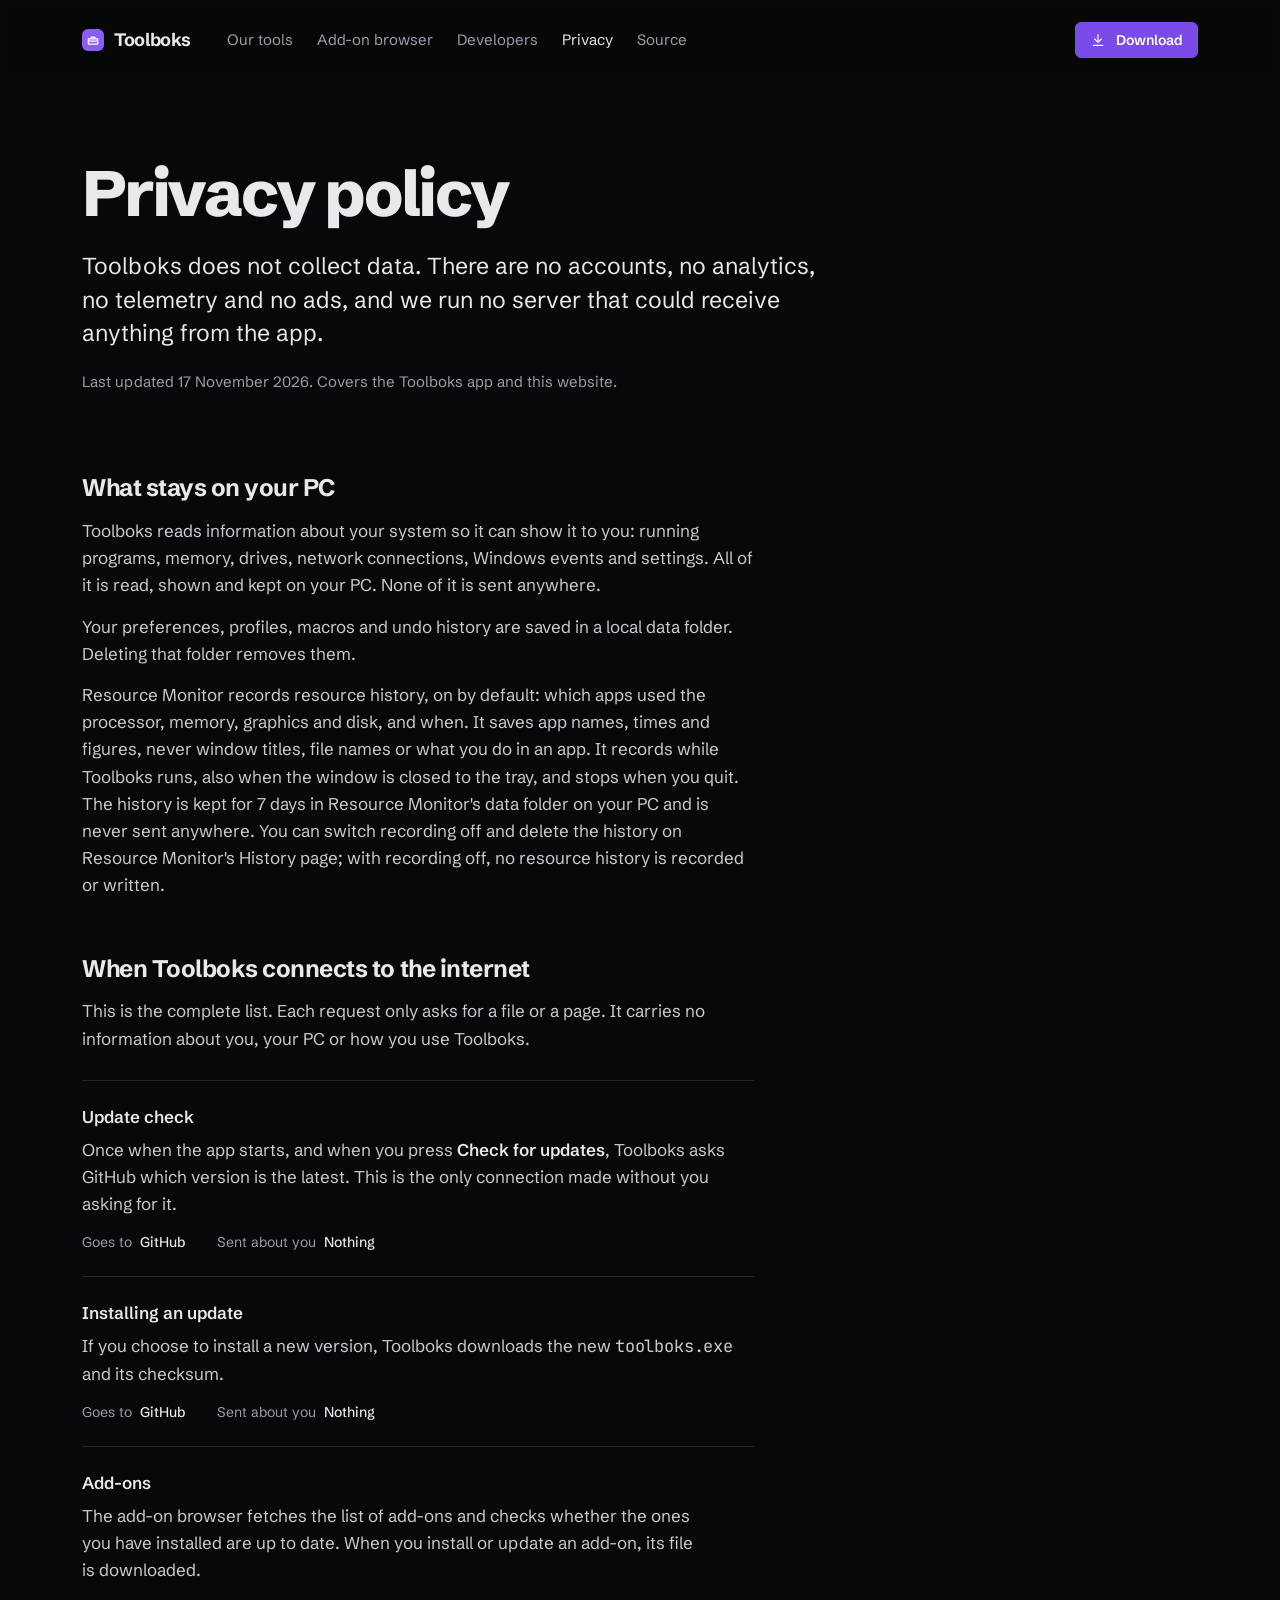
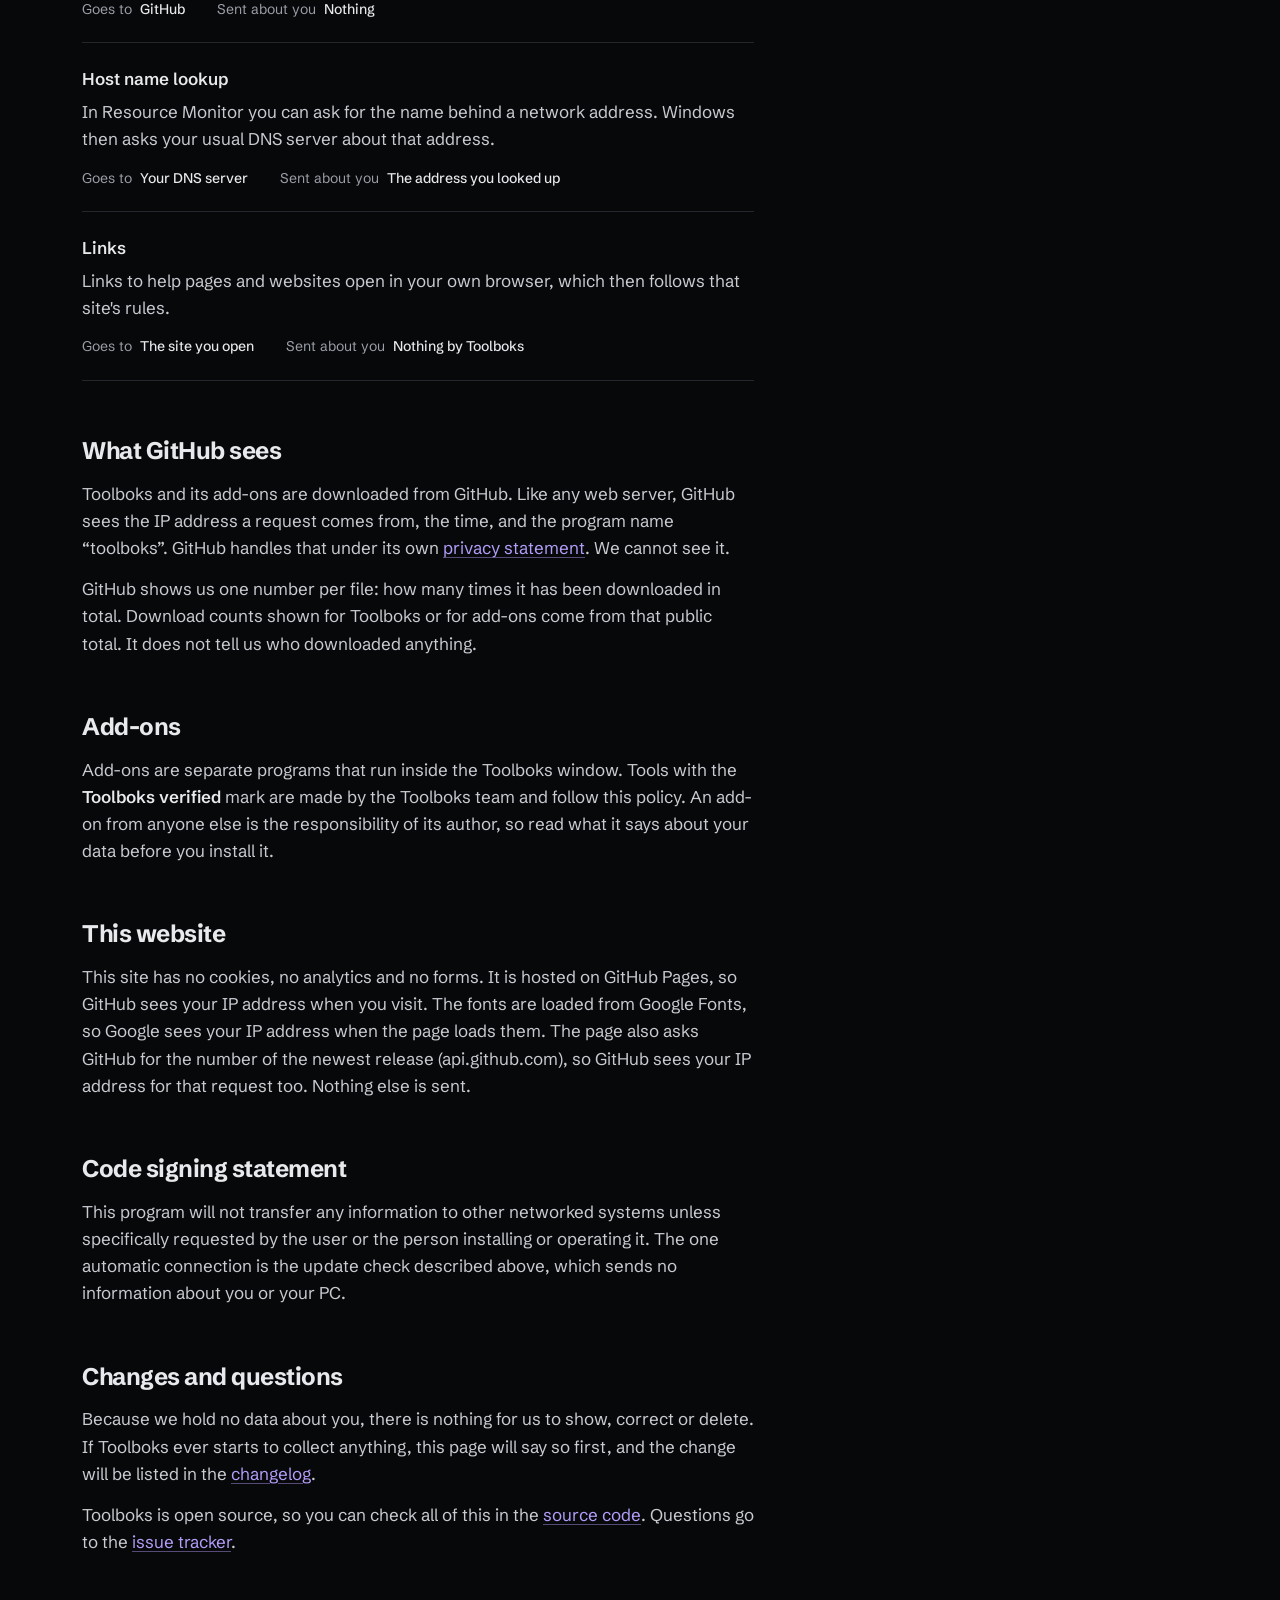
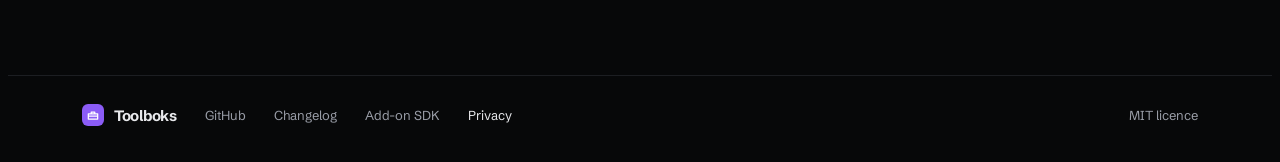
<file: site/privacy.html>
<!doctype html>
<html lang="en">
<head>
<meta charset="utf-8">
<meta name="viewport" content="width=device-width, initial-scale=1, viewport-fit=cover">
<title>Privacy policy: Toolboks</title>
<meta name="description" content="Toolboks does not collect data. No accounts, no analytics, no telemetry. This page lists every time the app connects to the internet and what is sent.">
<meta name="theme-color" content="#070809">
<link rel="canonical" href="https://gusseti.github.io/toolboks/privacy.html">
<link rel="icon" href="favicon.svg" type="image/svg+xml">
<meta property="og:type" content="website">
<meta property="og:title" content="Privacy policy: Toolboks">
<meta property="og:description" content="Toolboks does not collect data. Every internet connection the app makes is listed here.">
<meta property="og:url" content="https://gusseti.github.io/toolboks/privacy.html">
<meta property="og:image" content="https://gusseti.github.io/toolboks/og.png">
<meta name="twitter:card" content="summary_large_image">
<link rel="preconnect" href="https://fonts.googleapis.com">
<link rel="preconnect" href="https://fonts.gstatic.com" crossorigin>
<link rel="stylesheet" href="https://fonts.googleapis.com/css2?family=Schibsted+Grotesk:wght@400;500;600;700;800&family=JetBrains+Mono:wght@400;500&display=swap">
<link rel="stylesheet" href="styles.css">
</head>
<body>
<a class="skip" href="#main">Skip to content</a>
<svg width="0" height="0" style="position:absolute" aria-hidden="true">
  <symbol id="i-down" viewBox="0 0 24 24"><path d="M12 4v11M7 10.5l5 5 5-5M5 20h14"/></symbol>
  <symbol id="i-mark" viewBox="0 0 24 24"><path d="M4 10h16v9H4zM9 10V7h6v3M4 14h16"/></symbol>
</svg>

<nav class="nav" id="nav">
  <div class="wrap">
    <a class="brand" href="./"><span class="mark"><svg><use href="#i-mark"/></svg></span>Toolboks</a>
    <div class="nav-links">
      <a href="./#tools">Our tools</a>
      <a href="./#browser">Add-on browser</a>
      <a href="./#addons">Developers</a>
      <a href="privacy.html" aria-current="page">Privacy</a>
      <a href="https://github.com/Gusseti/toolboks" target="_blank" rel="noopener">Source</a>
    </div>
    <a class="btn small primary" href="./#download"><svg class="ic" style="width:16px;height:16px"><use href="#i-down"/></svg>Download</a>
  </div>
</nav>

<main class="doc" id="main">
  <div class="wrap">
    <header class="doc-head">
      <h1>Privacy policy</h1>
      <p class="doc-lede">Toolboks does not collect data. There are no accounts, no analytics, no telemetry and no ads, and we run no server that could receive anything from the app.</p>
      <p class="doc-meta">Last updated <time datetime="2026-11-17">17 November 2026</time>. Covers the Toolboks app and this website.</p>
    </header>

    <div class="doc-body">
      <section>
        <h2 id="stays">What stays on your PC</h2>
        <p>Toolboks reads information about your system so it can show it to you: running programs, memory, drives, network connections, Windows events and settings. All of it is read, shown and kept on your PC. None of it is sent anywhere.</p>
        <p>Your preferences, profiles, macros and undo history are saved in a local data folder. Deleting that folder removes them.</p>
        <p>Resource Monitor records resource history, on by default: which apps used the processor, memory, graphics and disk, and when. It saves app names, times and figures, never window titles, file names or what you do in an app. It records while Toolboks runs, also when the window is closed to the tray, and stops when you quit. The history is kept for 7 days in Resource Monitor's data folder on your PC and is never sent anywhere. You can switch recording off and delete the history on Resource Monitor's History page; with recording off, no resource history is recorded or written.</p>
      </section>

      <section>
        <h2 id="connections">When Toolboks connects to the internet</h2>
        <p>This is the complete list. Each request only asks for a file or a page. It carries no information about you, your PC or how you use Toolboks.</p>

        <div class="conn-list">
          <div class="conn">
            <h3>Update check</h3>
            <p>Once when the app starts, and when you press <strong>Check for updates</strong>, Toolboks asks GitHub which version is the latest. This is the only connection made without you asking for it.</p>
            <dl><div><dt>Goes to</dt><dd>GitHub</dd></div><div><dt>Sent about you</dt><dd>Nothing</dd></div></dl>
          </div>
          <div class="conn">
            <h3>Installing an update</h3>
            <p>If you choose to install a new version, Toolboks downloads the new <span class="num">toolboks.exe</span> and its checksum.</p>
            <dl><div><dt>Goes to</dt><dd>GitHub</dd></div><div><dt>Sent about you</dt><dd>Nothing</dd></div></dl>
          </div>
          <div class="conn">
            <h3>Add-ons</h3>
            <p>The add-on browser fetches the list of add-ons and checks whether the ones you have installed are up to date. When you install or update an add-on, its file is downloaded.</p>
            <dl><div><dt>Goes to</dt><dd>GitHub</dd></div><div><dt>Sent about you</dt><dd>Nothing</dd></div></dl>
          </div>
          <div class="conn">
            <h3>Host name lookup</h3>
            <p>In Resource Monitor you can ask for the name behind a network address. Windows then asks your usual DNS server about that address.</p>
            <dl><div><dt>Goes to</dt><dd>Your DNS server</dd></div><div><dt>Sent about you</dt><dd>The address you looked up</dd></div></dl>
          </div>
          <div class="conn">
            <h3>Links</h3>
            <p>Links to help pages and websites open in your own browser, which then follows that site's rules.</p>
            <dl><div><dt>Goes to</dt><dd>The site you open</dd></div><div><dt>Sent about you</dt><dd>Nothing by Toolboks</dd></div></dl>
          </div>
        </div>
      </section>

      <section>
        <h2 id="github">What GitHub sees</h2>
        <p>Toolboks and its add-ons are downloaded from GitHub. Like any web server, GitHub sees the IP address a request comes from, the time, and the program name “toolboks”. GitHub handles that under its own <a href="https://docs.github.com/en/site-policy/privacy-policies/github-general-privacy-statement" target="_blank" rel="noopener">privacy statement</a>. We cannot see it.</p>
        <p>GitHub shows us one number per file: how many times it has been downloaded in total. Download counts shown for Toolboks or for add-ons come from that public total. It does not tell us who downloaded anything.</p>
      </section>

      <section>
        <h2 id="addons">Add-ons</h2>
        <p>Add-ons are separate programs that run inside the Toolboks window. Tools with the <strong>Toolboks verified</strong> mark are made by the Toolboks team and follow this policy. An add-on from anyone else is the responsibility of its author, so read what it says about your data before you install it.</p>
      </section>

      <section>
        <h2 id="website">This website</h2>
        <p>This site has no cookies, no analytics and no forms. It is hosted on GitHub Pages, so GitHub sees your IP address when you visit. The fonts are loaded from Google Fonts, so Google sees your IP address when the page loads them. The page also asks GitHub for the number of the newest release (api.github.com), so GitHub sees your IP address for that request too. Nothing else is sent.</p>
      </section>

      <section>
        <h2 id="signing">Code signing statement</h2>
        <p>This program will not transfer any information to other networked systems unless specifically requested by the user or the person installing or operating it. The one automatic connection is the update check described above, which sends no information about you or your PC.</p>
      </section>

      <section>
        <h2 id="changes">Changes and questions</h2>
        <p>Because we hold no data about you, there is nothing for us to show, correct or delete. If Toolboks ever starts to collect anything, this page will say so first, and the change will be listed in the <a href="https://github.com/Gusseti/toolboks/blob/main/CHANGELOG.md" target="_blank" rel="noopener">changelog</a>.</p>
        <p>Toolboks is open source, so you can check all of this in the <a href="https://github.com/Gusseti/toolboks" target="_blank" rel="noopener">source code</a>. Questions go to the <a href="https://github.com/Gusseti/toolboks/issues" target="_blank" rel="noopener">issue tracker</a>.</p>
      </section>
    </div>
  </div>
</main>

<footer><div class="wrap">
  <a class="brand" href="./"><span class="mark"><svg><use href="#i-mark"/></svg></span>Toolboks</a>
  <a href="https://github.com/Gusseti/toolboks" target="_blank" rel="noopener">GitHub</a>
  <a href="https://github.com/Gusseti/toolboks/blob/main/CHANGELOG.md" target="_blank" rel="noopener">Changelog</a>
  <a href="https://github.com/Gusseti/toolboks/tree/main/sdk" target="_blank" rel="noopener">Add-on SDK</a>
  <a href="privacy.html" aria-current="page">Privacy</a>
  <span style="margin-left:auto">MIT licence</span>
</div></footer>
<script>
  (function () {
    var nav = document.getElementById('nav');
    function onScroll() { nav.classList.toggle('scrolled', scrollY > 8); }
    addEventListener('scroll', onScroll, { passive: true }); onScroll();
  })();
</script>
</body>
</html>
</file>
<file: site/styles.css>
/* Toolboks landing page. Tokens mirror DESIGN.md; the page is a single dark world by choice. */
:root {
  color-scheme: dark;
  --ink: #070809;          /* page ground, darker than the app so the window lifts off it */
  --rail: #0a0b0c;         /* sidebar, title bar, status bar */
  --window: #0e0f11;
  --card: #15161a;
  --sel: #1b1c21;
  --line: #24262c;
  --line-soft: #1c1e22;
  --fg: #e8e9ec;
  --muted: #9a9ea8;
  --accent: #8b5cf6;
  --accent-text: #b39dfa;
  --accent-wash: #8b5cf633;
  --accent-fill: #7a4be8;  /* button fill: white text passes 4.5:1 here, the plain accent does not */
  --mem: #b39dfa; --gpu: #3ecf8e; --disk: #f0a83a; --net: #45b8f0; --second: #9a9ea8;
  --ok: #3ecf8e; --watch: #f0a83a; --bad: #e5534b;

  --display: "Schibsted Grotesk", "Segoe UI Variable Display", "Segoe UI", system-ui, sans-serif;
  --body: "Schibsted Grotesk", "Segoe UI Variable Text", "Segoe UI", system-ui, sans-serif;
  --data: "JetBrains Mono", "Cascadia Mono", Consolas, monospace;

  --ease: cubic-bezier(.16, 1, .3, 1);
  --maxw: 1180px;
}
* { box-sizing: border-box; }
html { scroll-behavior: smooth; }
body {
  background: var(--ink); color: var(--fg);
  font: 400 1.0625rem/1.6 var(--body);
  -webkit-font-smoothing: antialiased;
  overflow-x: hidden;
}
::selection { background: var(--accent); color: #fff; }
:focus-visible { outline: 2px solid var(--accent); outline-offset: 3px; border-radius: 6px; }
a { color: inherit; }
html { scrollbar-color: #2c2e35 var(--ink); }
.num { font-family: var(--data); font-variant-numeric: tabular-nums; letter-spacing: -0.01em; }
.wrap { max-width: var(--maxw); margin: 0 auto;
  padding-left: max(16px, env(safe-area-inset-left, 0px)); padding-right: max(16px, env(safe-area-inset-right, 0px)); }
@media (min-width: 720px) { .wrap { padding-left: max(32px, env(safe-area-inset-left, 0px)); padding-right: max(32px, env(safe-area-inset-right, 0px)); } }
h1, h2, h3 { font-family: var(--display); margin: 0; text-wrap: balance; }
p { margin: 0; }

/* ---------- icons ---------- */
.ic { width: 20px; height: 20px; fill: none; stroke: currentColor; stroke-width: 1.7; stroke-linecap: round; stroke-linejoin: round; flex: none; }

/* ---------- buttons ---------- */
.btn { display: inline-flex; align-items: center; gap: 10px; font: 600 1rem/1 var(--body); text-decoration: none;
  padding: 14px 20px; border-radius: 8px; border: 1px solid var(--line); background: transparent; color: var(--fg); cursor: pointer;
  transition: background .15s, border-color .15s, transform .15s var(--ease); }
.btn:hover { background: var(--sel); border-color: #33363e; }
.btn:active { transform: translateY(1px); }
.btn.primary { background: var(--accent-fill); border-color: var(--accent-fill); color: #fff; }
.btn.primary:hover { background: #6c3fdc; border-color: #6c3fdc; }
.btn.small { padding: 9px 14px; font-size: .875rem; border-radius: 6px; }
.btn[disabled] { opacity: .45; cursor: default; }

/* ---------- nav ---------- */
.nav { position: sticky; top: env(safe-area-inset-top, 0px); z-index: 30; background: color-mix(in srgb, var(--ink) 88%, transparent);
  border-bottom: 1px solid transparent; transition: border-color .2s; }
body::before { content: ""; position: fixed; inset: 0 0 auto; height: env(safe-area-inset-top, 0px); z-index: 31; background: var(--ink); }
.nav.scrolled { border-bottom-color: var(--line-soft); }
.nav .wrap { display: flex; align-items: center; gap: 28px; height: 64px; }
.brand { display: flex; align-items: center; gap: 10px; font: 700 1.125rem/1 var(--display); text-decoration: none; letter-spacing: -0.02em; }
.mark { width: 22px; height: 22px; border-radius: 6px; background: var(--accent); display: grid; place-items: center; }
.mark svg { width: 14px; height: 14px; stroke: #fff; stroke-width: 2.2; fill: none; stroke-linecap: round; stroke-linejoin: round; }
.nav-links { display: flex; gap: 24px; margin-left: 8px; }
.nav-links a { text-decoration: none; color: var(--muted); font-size: .9375rem; transition: color .15s; }
.nav-links a:hover { color: var(--fg); }
.nav .btn { margin-left: auto; }
@media (max-width: 760px) { .nav-links { display: none; } }

/* ---------- hero ---------- */
.hero { position: relative; isolation: isolate; padding-block: 72px 0; }
.trace { position: absolute; inset: 0 0 auto 0; height: var(--trace-h, 720px); z-index: -1; cursor: crosshair; }
.trace canvas { width: 100%; height: 100%; display: block; }
.trace-tip { position: absolute; pointer-events: none; background: var(--card); border: 1px solid var(--line); border-radius: 8px;
  padding: 8px 12px; font-size: .8125rem; line-height: 1.45; color: var(--muted); white-space: nowrap;
  box-shadow: 0 8px 24px -6px rgba(0,0,0,.6); opacity: 0; transition: opacity .15s; }
.trace-tip b { color: var(--fg); font-weight: 600; }
.trace-tip i { display: inline-block; width: 10px; height: 2px; background: var(--accent); vertical-align: middle; margin-right: 6px; }
.trace-bar { position: absolute; left: 0; right: 0; top: calc(var(--trace-h, 720px) - 48px); z-index: -1; pointer-events: none; }
.trace-bar .wrap { display: flex; gap: 20px; font-size: .8125rem; color: var(--muted); }
.trace-bar b { color: var(--fg); font-weight: 600; }
.trace-bar span:last-child { margin-left: auto; }

.hero-copy { max-width: 760px; }
.hero h1 { font-size: clamp(2.75rem, 7.2vw, 5.75rem); line-height: .98; letter-spacing: -0.04em; font-weight: 700; }
.hero h1 em { font-style: normal; color: var(--accent-text); }
.hero .lede { margin-top: 24px; max-width: 34em; color: var(--muted); font-size: clamp(1.0625rem, 1.6vw, 1.25rem); }
.hero .lede strong { color: var(--fg); font-weight: 500; }
.cta-row { display: flex; flex-wrap: wrap; align-items: center; gap: 14px 18px; margin-top: 36px; }
.cta-meta { font-size: .8125rem; color: var(--muted); }
.cta-meta .num { color: var(--fg); }

/* ---------- app window mock ---------- */
.stage { perspective: 1800px; margin-top: 300px; }
@media (max-width: 720px) { .stage { margin-top: 220px; } }
.win { --tilt: 16deg; transform: rotateX(var(--tilt)) scale(calc(1 - var(--tilt) / 200deg)); transform-origin: 50% 0;
  background: var(--window); border: 1px solid var(--line); border-radius: 12px; overflow: hidden;
  box-shadow: 0 40px 80px -30px rgba(0,0,0,.9), 0 2px 0 rgba(255,255,255,.02) inset;
  display: grid; grid-template-rows: 34px 1fr 24px; height: 560px; font-size: 12px; line-height: 1.4; }
.win-title { background: var(--rail); display: flex; align-items: center; gap: 8px; padding: 0 12px; border-bottom: 1px solid var(--line-soft); font-weight: 600; font-size: 12px; }
.win-title .mark { width: 14px; height: 14px; border-radius: 4px; }
.win-title .mark svg { width: 9px; height: 9px; }
.win-ctl { margin-left: auto; display: flex; gap: 20px; color: var(--muted); }
.win-body { display: grid; grid-template-columns: 170px 240px 1fr; min-height: 0; }
.win-side { background: var(--rail); border-right: 1px solid var(--line-soft); padding: 10px 8px; display: flex; flex-direction: column; gap: 2px; }
.win-side .it { display: flex; align-items: center; gap: 10px; padding: 7px 8px; border-radius: 6px; color: var(--muted); }
.win-side .it .ic { width: 15px; height: 15px; }
.win-side .it.on { background: var(--accent-wash); color: var(--fg); }
.win-side .sub { padding: 5px 8px 5px 33px; color: var(--muted); border-radius: 6px; }
.win-side .sub.on { background: var(--sel); color: var(--fg); }
.win-side .it:last-child { margin-top: auto; }
.win-list { border-right: 1px solid var(--line-soft); padding: 10px 8px; display: flex; flex-direction: column; gap: 2px; }
.res { display: grid; grid-template-columns: 58px 1fr auto; align-items: center; gap: 10px; padding: 9px 8px; border-radius: 8px; }
.res.on { background: var(--sel); }
.res canvas { width: 58px; height: 22px; }
.res b { display: block; font-weight: 600; color: var(--fg); }
.res small { color: var(--muted); font-size: 11px; }
.res .v { font-weight: 600; font-family: var(--data); font-size: 12px; font-variant-numeric: tabular-nums; }
.win-main { padding: 12px 14px; display: grid; grid-template-rows: auto 1fr auto; gap: 8px; min-width: 0; }
.win-main header { display: flex; align-items: baseline; gap: 10px; }
.win-main header b { font-size: 15px; }
.win-main header span { color: var(--muted); }
.win-main header .pills { margin-left: auto; display: flex; background: var(--rail); border: 1px solid var(--line-soft); border-radius: 7px; padding: 2px; }
.win-main header .pills i { font-style: normal; padding: 3px 8px; border-radius: 5px; color: var(--muted); }
.win-main header .pills i.on { background: var(--sel); color: var(--fg); }
.gcard { position: relative; border: 1px solid var(--line); border-radius: 10px; background: var(--card); min-height: 0; overflow: hidden; }
.gcard canvas { position: absolute; inset: 0; width: 100%; height: 100%; }
.cores { display: grid; grid-template-columns: repeat(4, 1fr); gap: 8px; height: 92px; }
.cores .gcard span { position: absolute; top: 7px; left: 9px; right: 9px; display: flex; justify-content: space-between; color: var(--muted); z-index: 1; }
.cores .gcard span b { color: var(--fg); font-family: var(--data); font-weight: 500; }
.win-status { background: var(--rail); border-top: 1px solid var(--line-soft); display: flex; gap: 18px; align-items: center; padding: 0 12px; color: var(--muted); font-size: 11px; }
.win-status span:last-child { margin-left: auto; }
@media (max-width: 900px) { .win-body { grid-template-columns: 52px 1fr; } .win-list { display: none; } .win-side .it span, .win-side .sub { display: none; } .win { height: 460px; } }
@media (max-width: 520px) { .cores { grid-template-columns: repeat(2, 1fr); height: 110px; } .cores .gcard:nth-child(n+3) { display: none; } .win { height: 400px; } .win-main header span { display: none; } }

/* ---------- section scaffolding ---------- */
section.block { padding-block: 140px 0; }
.sec-head { max-width: 760px; }
.sec-head h2 { font-size: clamp(2.125rem, 4.6vw, 3.5rem); line-height: 1.02; letter-spacing: -0.035em; font-weight: 700; }
.sec-head p { margin-top: 18px; color: var(--muted); max-width: 36em; font-size: 1.125rem; }

/* ---------- tools tour ---------- */
.tour { display: grid; grid-template-columns: 252px 1fr; gap: 48px; margin-top: 64px; align-items: start; }
.rail { position: sticky; top: calc(env(safe-area-inset-top, 0px) + 96px); background: var(--rail); border: 1px solid var(--line-soft);
  border-radius: 12px; padding: 8px; display: flex; flex-direction: column; gap: 2px; }
.rail a { display: flex; align-items: center; gap: 12px; padding: 10px 10px; border-radius: 8px; text-decoration: none; color: var(--muted);
  font-size: .9375rem; transition: background .15s, color .15s; }
.rail a:hover { color: var(--fg); background: var(--sel); }
.rail a.on { background: var(--accent-wash); color: var(--fg); }
.rail-head { display: flex; align-items: center; gap: 8px; padding: 8px 10px 10px; font-size: .8125rem; font-weight: 600; color: var(--accent-text); }
.rail-head .ic { width: 17px; height: 17px; }
.vbadge { display: inline-flex; align-items: center; gap: 5px; vertical-align: middle; margin-left: 8px; padding: 3px 9px 3px 6px; border-radius: 99px;
  background: var(--accent-wash); color: var(--accent-text); font: 500 .75rem/1.2 var(--body); letter-spacing: 0; white-space: nowrap; }
.vbadge .ic { width: 15px; height: 15px; }
.pcopy h3 .vbadge { display: flex; width: fit-content; margin: 12px 0 0; }
.rail hr { border: 0; border-top: 1px solid var(--line-soft); margin: 6px 4px; }
.rail .tag { margin-left: auto; font-size: .6875rem; color: var(--muted); }
.panels { display: flex; flex-direction: column; gap: 120px; min-width: 0; }
.panel { display: grid; grid-template-columns: minmax(0, 5fr) minmax(0, 7fr); gap: 40px; align-items: center; scroll-margin-top: 120px; }
.panel:nth-child(even) { grid-template-columns: minmax(0, 7fr) minmax(0, 5fr); }
.panel:nth-child(even) .pcopy { order: 2; }
.pcopy h3 { font-size: clamp(1.625rem, 2.6vw, 2.125rem); letter-spacing: -0.03em; line-height: 1.1; font-weight: 700; }
.pcopy .by { font-size: .875rem; color: var(--muted); font-weight: 400; letter-spacing: 0; margin-left: 6px; }
.pcopy p { margin-top: 14px; color: var(--muted); }
.pcopy ul { margin: 18px 0 0; padding: 0; list-style: none; display: grid; gap: 8px; font-size: .9375rem; }
.pcopy li { display: flex; gap: 10px; }
.pcopy li::before { content: ""; width: 6px; height: 6px; border-radius: 50%; background: var(--accent); margin-top: .6em; flex: none; }
.pcopy .addon { display: inline-block; margin-top: 18px; font-size: .8125rem; color: var(--accent-text); }
.demo { background: var(--window); border: 1px solid var(--line); border-radius: 12px; padding: 16px; font-size: 13px; line-height: 1.45; min-width: 0; }
.demo-note { margin-top: 10px; font-size: .75rem; color: var(--muted); }
@media (max-width: 980px) {
  .tour { grid-template-columns: 1fr; gap: 24px; }
  .rail { flex-direction: row; overflow-x: auto; top: calc(env(safe-area-inset-top, 0px) + 64px); z-index: 20; border-radius: 10px; scrollbar-width: none; }
  .rail a { white-space: nowrap; padding: 8px 12px; }
  .rail a span.tag, .rail hr { display: none; }
  .panel, .panel:nth-child(even) { grid-template-columns: 1fr; gap: 24px; }
  .panel:nth-child(even) .pcopy { order: 0; }
  .panels { gap: 88px; }
}

/* memory demo */
.btn { white-space: nowrap; }
.verdict { display: flex; flex-wrap: wrap; align-items: center; gap: 12px 14px; padding: 4px 4px 16px; border-bottom: 1px solid var(--line-soft); }
.dot { width: 10px; height: 10px; border-radius: 50%; background: var(--watch); flex: none; transition: background .3s; }
.verdict b { display: block; font-size: 18px; font-weight: 600; }
.verdict small { color: var(--muted); font-size: 12px; }
.verdict .btn { margin-left: auto; }
.membar { display: flex; gap: 2px; height: 26px; border-radius: 6px; overflow: hidden; margin-top: 16px; background: var(--card); }
.membar i { display: block; height: 100%; transition: width 1.4s var(--ease); }
.memkey { display: flex; flex-wrap: wrap; gap: 6px 16px; margin-top: 12px; color: var(--muted); font-size: 12px; }
.memkey span { display: inline-flex; align-items: center; gap: 6px; }
.memkey span::before { content: ""; width: 8px; height: 8px; border-radius: 2px; background: var(--c); }
.mem-result { margin-top: 14px; padding-top: 12px; border-top: 1px solid var(--line-soft); color: var(--muted); font-size: 12.5px; min-height: 2.9em; }
.mem-result b { color: var(--fg); font-weight: 600; }

/* resource demo */
.rgrid { display: grid; grid-template-columns: 1fr 1fr; gap: 8px; }
.rcard { position: relative; height: 112px; }
.rcard .lbl { position: absolute; z-index: 1; left: 10px; top: 8px; right: 10px; display: flex; justify-content: space-between; font-size: 12px; }
.rcard .lbl b { font-weight: 600; }
.rcard .lbl span { font-family: var(--data); font-size: 12px; }
.rcard .foot { position: absolute; z-index: 1; left: 10px; bottom: 7px; font-size: 11px; color: var(--muted); }

/* debloat demo */
.dlist { display: grid; gap: 2px; }
.drow { display: grid; grid-template-columns: auto 1fr auto; gap: 12px; align-items: center; padding: 10px 8px; border-radius: 8px; }
.drow:hover { background: var(--card); }
.drow input { accent-color: var(--accent); width: 16px; height: 16px; margin: 0; }
.drow b { display: block; font-weight: 500; }
.drow small { color: var(--muted); font-size: 12px; }
.drow .st { font-size: 12px; color: var(--muted); }
.drow .st.done { color: var(--ok); }
.dfoot { display: flex; align-items: center; gap: 10px; margin-top: 12px; padding-top: 12px; border-top: 1px solid var(--line-soft); flex-wrap: wrap; }
.dfoot p { color: var(--muted); font-size: 12.5px; margin-right: auto; }

/* system profiles */
.prof-head { display: flex; align-items: center; gap: 12px; padding: 2px 4px 12px; border-bottom: 1px solid var(--line-soft); margin-bottom: 6px; }
.prof-head .aic { width: 34px; height: 34px; border-radius: 9px; display: grid; place-items: center; background: var(--card); border: 1px solid var(--line); }
.prof-head .aic .ic { width: 18px; height: 18px; color: var(--accent-text); }
.prof-head b { display: block; font-size: 15px; font-weight: 600; }
.prof-head small { color: var(--muted); font-size: 12px; }
.plog { list-style: none; margin: 10px 0 0; padding: 10px 12px; background: var(--card); border: 1px solid var(--line); border-radius: 8px; font: 12px/1.7 var(--data); color: var(--muted); }
.plog:empty { display: none; }
.plog li span { color: var(--ok); }

/* event table */
.etable { width: 100%; border-collapse: collapse; font-size: 12.5px; table-layout: fixed; }
.etable th { text-align: left; font-weight: 500; color: var(--muted); padding: 6px 8px; border-bottom: 1px solid var(--line); }
.etable td { padding: 8px; border-bottom: 1px solid var(--line-soft); white-space: nowrap; overflow: hidden; text-overflow: ellipsis; }
.etable td:first-child { width: 78px; font-family: var(--data); color: var(--muted); }
.etable tr.new td { animation: rowin .7s var(--ease); }
@keyframes rowin { from { background: var(--accent-wash); } to { background: transparent; } }
.lv { display: inline-flex; align-items: center; gap: 6px; }
.lv::before { content: ""; width: 7px; height: 7px; border-radius: 50%; background: var(--c); }
.etable th:nth-child(2), .etable td:nth-child(2) { width: 92px; }

/* disk treemap */
.tree { display: grid; grid-template-columns: 5fr 3fr 2fr; grid-template-rows: 90px 70px 56px; gap: 3px; height: 222px; }
.tree div { border-radius: 4px; padding: 7px 9px; font-size: 11.5px; display: flex; flex-direction: column; justify-content: space-between; color: #0b0b0d; font-weight: 600; transition: filter .15s; min-width: 0; overflow: hidden; }
.tree div:hover { filter: brightness(1.15); }
.tree div small { font-family: var(--data); font-weight: 500; opacity: .75; }
.tree .a { grid-row: 1 / 3; background: #6a48c9; color: #fff; }
.tree .a small, .tree .g small, .tree .e small, .tree .f small { opacity: 1; }
.tree .b { background: #f0a83a; }
.tree .c { background: #45b8f0; }
.tree .d { grid-column: 2 / 4; background: #3ecf8e; }
.tree .e { background: #2d2f37; color: var(--fg); }
.tree .f { background: #3a3d46; color: var(--fg); }
.tree .g { background: #24262c; color: var(--fg); }
.disk-meta { display: flex; justify-content: space-between; margin-top: 12px; color: var(--muted); font-size: 12px; }
.disk-meta b { color: var(--fg); font-weight: 600; }

/* macro */
.mac { display: grid; grid-template-columns: 150px 1fr; gap: 12px; }
.steps { display: grid; gap: 2px; align-content: start; font-size: 12px; }
.steps div { padding: 7px 8px; border-radius: 6px; display: flex; justify-content: space-between; gap: 6px; color: var(--muted); }
.steps div b { color: var(--fg); font-weight: 500; }
.steps div.on { background: var(--sel); }
.canvas-area { background: var(--card); border: 1px solid var(--line); border-radius: 8px; position: relative; aspect-ratio: 16 / 10; max-width: 100%; }
.canvas-area svg { position: absolute; inset: 0; width: 100%; height: 100%; }
.mpath { fill: none; stroke: var(--accent); stroke-width: 2; stroke-linecap: round; stroke-dasharray: 520; stroke-dashoffset: 0; }
.inview .mpath { animation: draw 3.2s var(--ease) infinite; }
@keyframes draw { 0% { stroke-dashoffset: 520; } 60%, 100% { stroke-dashoffset: 0; } }
.mac .playrow { grid-column: 1 / -1; display: flex; align-items: center; gap: 10px; }
.track { flex: 1; height: 4px; background: var(--card); border-radius: 2px; position: relative; overflow: hidden; }
.track i { position: absolute; inset: 0 auto 0 0; width: 100%; background: var(--accent); }
.inview .track i { animation: fill 3.2s linear infinite; }
@keyframes fill { from { width: 0; } 60%, to { width: 100%; } }
@media (max-width: 520px) { .mac { grid-template-columns: 1fr; } .steps { grid-template-columns: 1fr 1fr; } }

/* audio */
.meter { display: grid; grid-template-columns: repeat(28, 1fr); gap: 3px; height: 64px; align-items: end; }
.meter i { display: block; background: var(--gpu); border-radius: 2px; height: 10%; transition: height .12s linear; }
.meter i.hot { background: var(--watch); }
.sliders { display: grid; gap: 14px; margin-top: 18px; }
.sl { display: grid; grid-template-columns: 110px 1fr 54px; align-items: center; gap: 12px; font-size: 12.5px; color: var(--muted); }
.sl input { width: 100%; accent-color: var(--accent); }
.sl output { font-family: var(--data); color: var(--fg); text-align: right; }
.switch-row { display: flex; align-items: center; justify-content: space-between; margin-top: 16px; padding-top: 14px; border-top: 1px solid var(--line-soft); font-size: 12.5px; }
.sw { width: 34px; height: 20px; border-radius: 10px; background: var(--accent); position: relative; flex: none; }
.sw::after { content: ""; position: absolute; top: 3px; right: 3px; width: 14px; height: 14px; border-radius: 50%; background: #fff; }

/* ---------- add-on browser ---------- */
.wall { margin-top: 56px; display: grid; gap: 10px; overflow: hidden;
  -webkit-mask-image: linear-gradient(90deg, transparent, #000 12%, #000 88%, transparent); mask-image: linear-gradient(90deg, transparent, #000 12%, #000 88%, transparent); }
.wrow { display: flex; overflow: hidden; }
.wtrack { display: flex; gap: 10px; flex: none; padding-right: 10px; animation: drift var(--dur, 90s) linear infinite; }
.wrow.rev .wtrack { animation-direction: reverse; }
.wall:hover .wtrack { animation-play-state: paused; }
@keyframes drift { from { transform: translateX(0); } to { transform: translateX(-50%); } }
.chip { display: inline-flex; align-items: center; gap: 10px; padding: 10px 16px 10px 10px; border-radius: 10px; background: var(--card); border: 1px solid var(--line-soft); white-space: nowrap; font-size: .9375rem; color: var(--fg); }
.chip .aic { width: 30px; height: 30px; border-radius: 8px; }
.chip .aic .ic { width: 16px; height: 16px; color: var(--muted); }
.chip small { color: var(--muted); font-size: .8125rem; }
.chip.v .aic .ic { color: var(--accent-text); }
.alist { max-height: 520px; overflow-y: auto; scrollbar-width: thin; scrollbar-color: #2c2e35 transparent; }
.lfoot { padding: 12px; color: var(--muted); font-size: .8125rem; border-top: 1px solid var(--line-soft); margin-top: 6px; }
.store { margin-top: 56px; background: var(--window); border: 1px solid var(--line); border-radius: 12px; overflow: hidden; }
.store-bar { display: flex; flex-wrap: wrap; align-items: center; gap: 12px 16px; padding: 14px 16px; border-bottom: 1px solid var(--line-soft); background: var(--rail); }
.search { display: flex; align-items: center; gap: 8px; background: var(--card); border: 1px solid var(--line); border-radius: 8px; padding: 0 12px; flex: 1 1 220px; max-width: 320px; color: var(--muted); }
.search:focus-within { border-color: var(--accent); }
.search input { background: none; border: 0; outline: 0; color: var(--fg); font: inherit; font-size: .9375rem; padding: 10px 0; width: 100%; min-width: 0; }
.search input::placeholder { color: var(--muted); }
.search .ic { width: 17px; height: 17px; }
.cats { display: flex; gap: 4px; flex-wrap: wrap; }
.cats button { background: none; border: 0; color: var(--muted); font: inherit; font-size: .875rem; padding: 7px 12px; border-radius: 7px; cursor: pointer; }
.cats button:hover { color: var(--fg); }
.cats button.on { background: var(--sel); color: var(--fg); }
.store-body { display: grid; grid-template-columns: minmax(0, 1fr) 340px; min-height: 440px; }
.alist { list-style: none; margin: 0; padding: 8px; display: flex; flex-direction: column; gap: 2px; border-right: 1px solid var(--line-soft); }
.arow { display: grid; grid-template-columns: 40px minmax(0, 1fr) auto; gap: 14px; align-items: center; padding: 12px; border-radius: 8px; cursor: pointer; }
.arow:hover { background: var(--card); }
.arow.on { background: var(--sel); }
.aic { width: 40px; height: 40px; border-radius: 10px; display: grid; place-items: center; background: var(--card); border: 1px solid var(--line); color: var(--fg); }
.arow.on .aic { border-color: #33363e; }
.aic .ic { width: 20px; height: 20px; }
.arow b { font-weight: 600; font-size: .9375rem; }
.arow .pub { color: var(--muted); font-size: .8125rem; margin-left: 6px; }
.arow .vbadge { margin-left: 6px; padding: 2px 7px 2px 4px; font-size: .6875rem; }
.arow .vbadge .ic { width: 13px; height: 13px; }
.arow p { color: var(--muted); font-size: .8125rem; margin-top: 2px; white-space: nowrap; overflow: hidden; text-overflow: ellipsis; }
.astate { font-size: .8125rem; color: var(--muted); display: inline-flex; align-items: center; gap: 6px; white-space: nowrap; }
.astate.ok { color: var(--ok); }
.astate .ic { width: 15px; height: 15px; }
.aempty { padding: 32px 16px; color: var(--muted); font-size: .9375rem; }
.adetail { padding: 20px; display: flex; flex-direction: column; gap: 16px; font-size: .875rem; }
.adetail h3 { font-size: 1.375rem; letter-spacing: -0.02em; }
.adetail .meta { color: var(--muted); font-size: .8125rem; margin-top: 4px; }
.adetail p { color: var(--muted); }
.access { border-top: 1px solid var(--line-soft); padding-top: 14px; display: grid; gap: 10px; }
.access h4 { margin: 0; font: 600 .8125rem/1.3 var(--body); color: var(--fg); }
.access div { display: flex; gap: 10px; color: var(--muted); }
.access div .ic { width: 16px; height: 16px; color: var(--accent-text); margin-top: 2px; }
.trust { display: flex; gap: 10px; background: var(--card); border: 1px solid var(--line); border-radius: 8px; padding: 10px 12px; color: var(--muted); font-size: .8125rem; }
.trust .ic { width: 17px; height: 17px; flex: none; color: var(--accent-text); }
.trust.plain .ic { color: var(--muted); }
.adetail .btn { align-self: flex-start; margin-top: auto; }
@media (max-width: 860px) {
  .store-body { grid-template-columns: 1fr; }
  .alist { border-right: 0; border-bottom: 1px solid var(--line-soft); }
  .search { max-width: none; }
  .cats { flex-wrap: nowrap; overflow-x: auto; scrollbar-width: none; width: 100%; }
}

/* ---------- honesty ---------- */
.truths { margin-top: 72px; border-top: 1px solid var(--line-soft); }
.truth { display: grid; grid-template-columns: minmax(0, 6fr) minmax(0, 5fr); gap: 48px; padding-block: 44px; border-bottom: 1px solid var(--line-soft); align-items: center; }
.truth h3 { font-size: clamp(1.75rem, 3.4vw, 2.75rem); letter-spacing: -0.035em; line-height: 1.05; font-weight: 700; }
.truth p { margin-top: 12px; color: var(--muted); max-width: 30em; }
.statbar { background: var(--card); border: 1px solid var(--line); border-radius: 10px; padding: 14px 16px; display: flex; flex-wrap: wrap; gap: 10px 22px; font-size: 13px; }
.statbar b { font-weight: 600; }
.statbar span { color: var(--muted); }
.statbar em { font-style: normal; color: var(--watch); font-size: 11px; border: 1px solid #f0a83a55; padding: 1px 6px; border-radius: 99px; margin-left: 4px; }
.banner { display: flex; align-items: center; gap: 14px; background: var(--card); border: 1px solid var(--line); border-radius: 10px; padding: 12px 16px; color: var(--muted); font-size: 13px; }
.banner button { margin-left: auto; background: none; border: 0; color: var(--muted); cursor: pointer; font: inherit; padding: 4px; border-radius: 4px; }
.banner button:hover { color: var(--fg); }
.flow { display: flex; align-items: center; gap: 8px; flex-wrap: wrap; font-size: 13px; }
.flow span { padding: 9px 14px; border-radius: 8px; border: 1px solid var(--line); background: var(--card); }
.flow span.last { border-color: var(--accent); color: var(--accent-text); }
.flow .ic { width: 16px; height: 16px; color: var(--muted); }
@media (max-width: 820px) { .truth { grid-template-columns: 1fr; gap: 22px; } }

/* ---------- add-ons ---------- */
.dev { display: grid; grid-template-columns: minmax(0, 5fr) minmax(0, 7fr); gap: 56px; align-items: center; margin-top: 0; }
.dev .caps { display: grid; gap: 10px; margin-top: 28px; font-size: .9375rem; }
.dev .caps div { display: grid; grid-template-columns: 160px 1fr; gap: 14px; padding-bottom: 10px; border-bottom: 1px solid var(--line-soft); }
.dev .caps code { font-family: var(--data); font-size: .8125rem; color: var(--accent-text); }
.dev .caps span { color: var(--muted); }
.code { background: var(--window); border: 1px solid var(--line); border-radius: 12px; overflow: hidden; }
.code header { display: flex; align-items: center; gap: 10px; padding: 10px 14px; border-bottom: 1px solid var(--line-soft); font-size: .8125rem; color: var(--muted); }
.code header b { color: var(--fg); font-weight: 500; font-family: var(--data); font-size: .8125rem; }
.code pre { margin: 0; padding: 16px 18px; overflow-x: auto; font: 400 .8125rem/1.7 var(--data); color: #c9cbd2; }
.code .k { color: var(--accent-text); } .code .s { color: #8fd8b4; } .code .p { color: #6b6f7a; }
.drop { margin: 0 14px 14px; border: 1px dashed #3a3d46; border-radius: 8px; padding: 14px; display: flex; align-items: center; gap: 12px; color: var(--muted); font-size: .8125rem; }
.drop b { color: var(--fg); font-weight: 500; }
@media (max-width: 900px) { .dev { grid-template-columns: 1fr; gap: 36px; } .dev .caps div { grid-template-columns: 1fr; gap: 2px; } }

/* ---------- download close ---------- */
.close { padding-block: 160px 120px; }
.close h2 { font-size: clamp(2.75rem, 9vw, 7rem); line-height: .95; letter-spacing: -0.045em; font-weight: 800; }
.close h2 .num { font-family: var(--display); letter-spacing: -0.045em; }
.close h2 .exe { color: var(--accent-text); }
.close-grid { display: grid; grid-template-columns: minmax(0, 1fr) minmax(0, 1fr); gap: 48px; margin-top: 48px; align-items: start; }
.facts { display: grid; gap: 0; border-top: 1px solid var(--line-soft); }
.facts div { display: grid; grid-template-columns: 150px 1fr; gap: 16px; padding-block: 14px; border-bottom: 1px solid var(--line-soft); font-size: .9375rem; }
.facts dt { color: var(--muted); }
.facts dd { margin: 0; }
.close .warn { margin-top: 18px; color: var(--muted); font-size: .875rem; max-width: 34em; }
@media (max-width: 820px) { .close-grid { grid-template-columns: 1fr; } .facts div { grid-template-columns: 1fr; gap: 2px; } }

footer { border-top: 1px solid var(--line-soft); padding-block: 28px; color: var(--muted); font-size: .8125rem; }
footer .wrap { display: flex; flex-wrap: wrap; gap: 12px 28px; align-items: center; }
footer a { text-decoration: none; } footer a:hover { color: var(--fg); }
footer .brand { font-size: .9375rem; color: var(--fg); }


/* ---------- document pages (privacy) ---------- */
.nav-links a[aria-current="page"] { color: var(--fg); }
footer a[aria-current="page"] { color: var(--fg); }
.doc { padding-block: 88px 120px; }
.doc-head { max-width: 46rem; }
.doc h1 { font-size: clamp(2.5rem, 6vw, 4rem); font-weight: 800; line-height: 1.02; letter-spacing: -0.035em; }
.doc-lede { margin-top: 24px; font-size: clamp(1.1875rem, 2.2vw, 1.4375rem); line-height: 1.45; color: var(--fg); text-wrap: pretty; }
.doc-meta { margin-top: 20px; color: var(--muted); font-size: .9375rem; }
.doc-body { max-width: 42rem; margin-top: 24px; }
.doc-body section { padding-top: 56px; }
.doc-body h2 { font-size: 1.5rem; font-weight: 700; letter-spacing: -0.02em; line-height: 1.2; scroll-margin-top: 88px; }
.doc-body p { margin-top: 14px; color: #c9cbd1; text-wrap: pretty; }
.doc-body strong { color: var(--fg); font-weight: 600; }
.doc-body a { color: var(--accent-text); text-decoration-color: color-mix(in srgb, var(--accent-text) 45%, transparent); text-underline-offset: 3px; }
.doc-body a:hover { text-decoration-color: currentColor; }
.conn-list { margin-top: 28px; border-top: 1px solid var(--line); }
.conn { padding-block: 22px; border-bottom: 1px solid var(--line); }
.conn h3 { font-size: 1.0625rem; font-weight: 600; }
.conn p { margin-top: 6px; }
.conn dl { display: flex; flex-wrap: wrap; gap: 6px 32px; margin: 14px 0 0; font-size: .875rem; }
.conn dl div { display: flex; gap: 8px; }
.conn dt { color: var(--muted); }
.conn dd { margin: 0; color: var(--fg); font-weight: 500; }
@media (max-width: 720px) { .doc { padding-block: 56px 88px; } .doc-body section { padding-top: 44px; } }


/* entrance: content is visible at rest; this only adds a short rise */
.rise { animation: rise .9s var(--ease) both; }
.rise.d1 { animation-delay: .08s; } .rise.d2 { animation-delay: .16s; } .rise.d3 { animation-delay: .24s; }
@keyframes rise { from { transform: translateY(14px); filter: blur(4px); } to { transform: none; filter: none; } }
@media (prefers-reduced-motion: reduce) {
  *, *::before, *::after { animation: none !important; transition: none !important; }
  html { scroll-behavior: auto; }
  .win { --tilt: 0deg !important; }
}

/* skip link: hidden until focused */
.skip { position: absolute; left: 16px; top: -48px; z-index: 50; background: var(--accent-fill); color: #fff; padding: 10px 14px; border-radius: 8px; text-decoration: none; font-weight: 600; transition: top .15s; }
.skip:focus { top: calc(12px + env(safe-area-inset-top, 0px)); }
</file>
